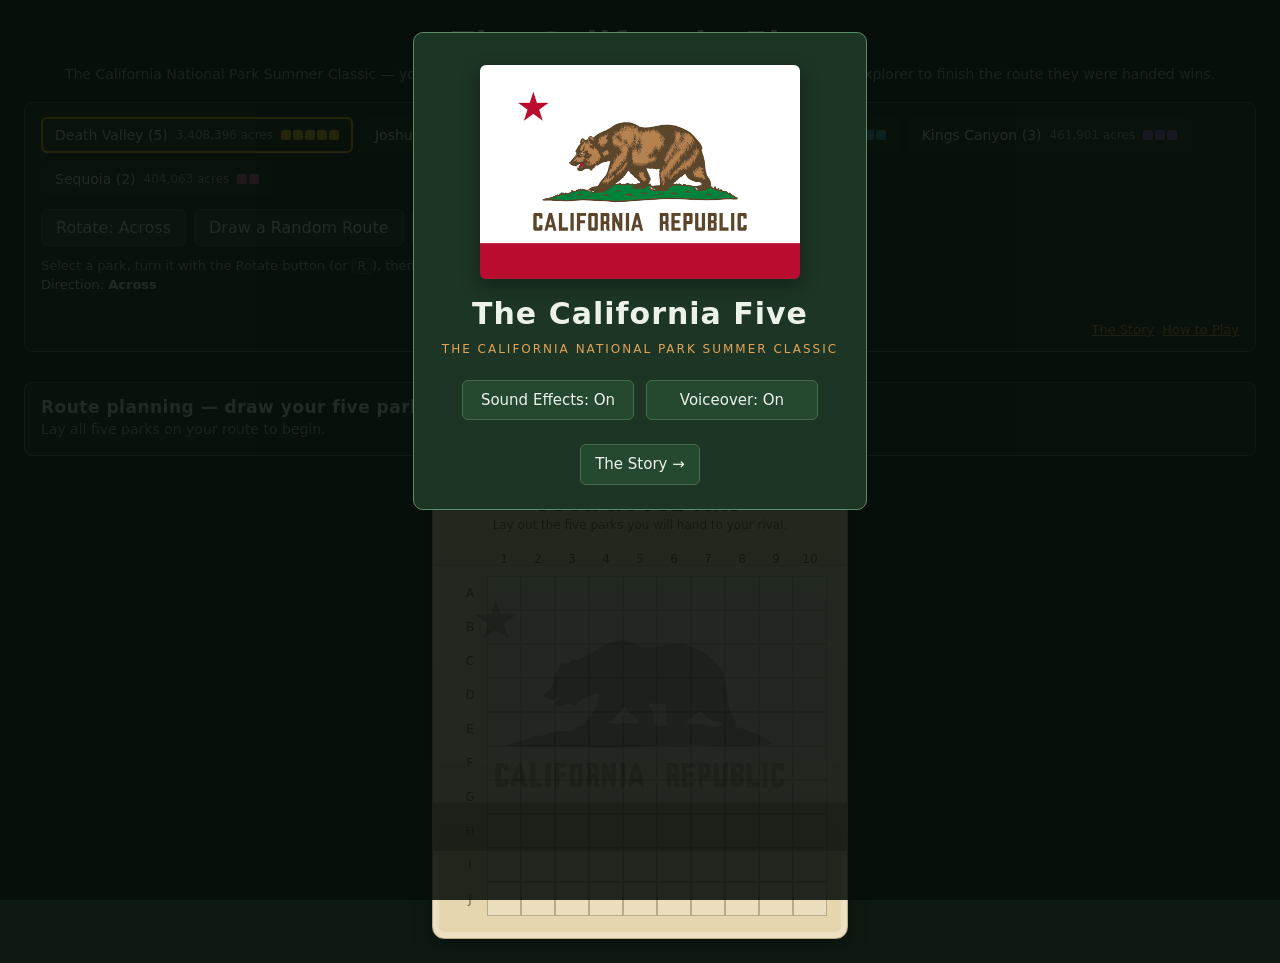
<file: index.html>
<!DOCTYPE html>
<html lang="en">
<head>
<meta charset="utf-8">
<meta name="viewport" content="width=device-width, initial-scale=1">
<title>The California Five</title>
<link rel="icon" href="favicon.ico?v=32" sizes="any">
<link rel="icon" type="image/png" href="favicon.png?v=32" sizes="512x512">
<link rel="apple-touch-icon" href="apple-touch-icon.png?v=32">
<link rel="stylesheet" href="styles.css?v=32">
</head>
<body class="planning">

<!-- Drawn in-house so the page stays dependency-free: one symbol per park,
     one for a dead end, and the Summer Classic badge. -->
<svg class="sprite" aria-hidden="true" focusable="false" xmlns="http://www.w3.org/2000/svg">
  <symbol id="icon-death-valley" viewBox="0 0 24 24">
    <path d="M12 3c-4 0-6.6 2.6-6.6 6 0 2 1 3.5 2.3 4.4v2.2h8.6v-2.2c1.3-.9 2.3-2.4 2.3-4.4 0-3.4-2.6-6-6.6-6z"/>
    <circle cx="9.4" cy="9.2" r="1.7" fill="#fff"/>
    <circle cx="14.6" cy="9.2" r="1.7" fill="#fff"/>
    <path d="M11 11.8h2l-1 2z" fill="#fff"/>
    <path d="M4 17.6l16 4.2M20 17.6L4 21.8" stroke="currentColor" stroke-width="1.8" stroke-linecap="round" fill="none"/>
  </symbol>
  <symbol id="icon-joshua-tree" viewBox="0 0 24 24">
    <g transform="translate(3.06 0)"><path d="M4.53 22.88C4.53 22.26 4.67 20.49 4.84 18.95C5.21 15.59 4.75 12.93 3.53 11.25C1.98 9.12 1.0 8.04 0.51 7.92C0.08 7.8 0.0 7.53 0.0 6.24C0.0 4.59 0.43 4.49 0.58 6.11C0.67 7.1 1.33 7.61 1.33 6.7C1.33 6.06 0.52 4.27 0.23 4.27C0.12 4.27 0.03 3.49 0.03 2.53C0.03 1.58 0.14 0.8 0.26 0.8C0.39 0.8 0.53 0.61 0.58 0.38C0.65 0.01 0.76 0.03 1.3 0.5C1.78 0.92 2.05 0.99 2.43 0.78C2.71 0.64 2.94 0.61 2.94 0.72C2.95 1.5 3.45 1.68 3.94 1.08L4.44 0.46L4.98 1.23C5.28 1.65 5.47 2.16 5.4 2.35C5.33 2.56 5.44 2.67 5.67 2.62C5.89 2.57 6.31 2.83 6.61 3.2L7.15 3.87L7.79 3.27C8.68 2.44 9.01 2.51 9.21 3.58C9.34 4.25 9.54 4.53 9.96 4.58C11.07 4.74 10.37 7.51 9.17 7.68C8.43 7.79 8.0 8.79 8.0 10.41C8.0 12.04 8.17 12.06 10.4 10.74C12.68 9.38 13.38 7.7 11.92 7.06C11.47 6.86 11.31 6.53 11.25 5.63C11.17 4.47 11.17 4.47 11.92 4.65C12.33 4.75 12.94 4.82 13.27 4.82C13.6 4.81 13.87 4.95 13.87 5.14C13.88 5.86 14.34 6.25 14.76 5.9C15.07 5.64 15.2 5.64 15.37 5.92C15.88 6.75 15.73 7.17 14.89 7.25C14.07 7.33 12.77 8.59 13.13 8.96C13.37 9.2 15.22 8.54 15.36 8.16C15.53 7.72 17.34 7.7 17.5 8.13C17.83 9.0 16.21 9.97 15.54 9.3C15.19 8.95 13.11 9.65 11.87 10.55C11.43 10.86 10.46 11.45 9.73 11.84C7.32 13.12 5.88 17.15 5.87 22.6C5.87 23.92 5.83 24.0 5.2 24.0C4.59 24.0 4.53 23.9 4.53 22.88ZM6.81 13.31C7.2 12.0 7.24 11.53 7.0 10.89C6.83 10.45 6.76 9.92 6.85 9.71C7.02 9.25 6.42 7.69 6.14 7.86C5.71 8.13 5.39 12.99 5.71 14.28C5.97 15.32 6.28 15.05 6.81 13.31ZM4.97 8.98C4.79 7.25 4.71 7.06 4.31 7.31C3.78 7.63 3.66 9.58 4.12 10.28C4.81 11.34 5.16 10.81 4.97 8.98ZM3.03 6.8C2.9 6.27 2.68 5.81 2.53 5.78C2.13 5.71 2.05 7.62 2.43 8.32L2.75 8.92L3.01 8.35C3.16 8.0 3.17 7.39 3.03 6.8ZM3.73 4.78C4.03 4.56 4.05 4.46 3.8 4.36C3.62 4.28 3.47 4.05 3.47 3.84C3.47 3.29 3.0 3.38 2.66 4.01C2.18 4.91 2.85 5.4 3.73 4.78Z"/></g>
  </symbol>
  <!-- Half Dome: the sheer face on the left, the crown rolling away east. -->
  <symbol id="icon-yosemite" viewBox="0 0 24 24">
    <path d="M6.6 20.4V9.8C6.6 8.4 7.5 7.6 9.2 7.6L13.2 7.9C15.2 8.6 17.4 11.6 19.2 15.4C20 17.1 20.6 18.8 21 20.4Z"/>
    <path d="M1.8 20.4L5 14L6.7 16.6L6.8 20.4Z" opacity=".5"/>
    <path d="M2 21.6h20" stroke="currentColor" stroke-width="1.7" stroke-linecap="round" fill="none"/>
  </symbol>
  <symbol id="icon-kings-canyon" viewBox="0 0 24 24">
    <path d="M3 18.5L4.6 7l4.5 4.6L12 4l2.9 7.6L19.4 7 21 18.5z"/>
    <path d="M3.4 20.4h17.2" stroke="currentColor" stroke-width="2.2" stroke-linecap="round" fill="none"/>
    <circle cx="4.6" cy="5.6" r="1.5"/><circle cx="12" cy="2.8" r="1.6"/><circle cx="19.4" cy="5.6" r="1.5"/>
  </symbol>
  <symbol id="icon-sequoia" viewBox="0 0 24 24">
    <g transform="translate(8.27 0)"><path d="M1.54 23.82C1.1 23.7 1.1 23.66 1.54 22.99C2.1 22.14 2.38 16.64 1.9 15.83C1.63 15.35 1.62 15.35 1.61 15.82C1.59 16.64 0.69 16.24 0.62 15.38C0.58 14.82 0.72 14.57 1.22 14.34C1.57 14.18 1.87 13.94 1.87 13.81C1.87 13.68 1.76 13.63 1.64 13.71C1.51 13.79 1.18 13.68 0.91 13.47C0.41 13.11 0.41 13.09 0.93 12.71C1.46 12.32 1.46 12.31 0.94 11.74C0.16 10.88 0.12 9.2 0.86 8.68C1.4 8.3 1.41 8.27 0.95 8.27C0.67 8.27 0.52 8.19 0.62 8.09C0.72 7.99 0.66 7.76 0.5 7.56C0.26 7.27 0.42 7.22 1.34 7.27C2.07 7.31 2.53 7.21 2.6 7.0C2.67 6.79 2.45 6.67 2.01 6.67C1.6 6.67 1.37 6.55 1.47 6.4C1.56 6.25 1.49 6.13 1.32 6.13C1.15 6.13 1.08 5.95 1.16 5.73C1.27 5.46 1.15 5.33 0.81 5.33C0.02 5.33 -0.17 4.75 0.49 4.32C0.81 4.11 1.07 3.71 1.07 3.43C1.07 3.15 1.22 2.86 1.41 2.78C1.6 2.71 1.77 2.39 1.8 2.06C1.82 1.74 2.24 1.15 2.72 0.76L3.59 0.05L4.13 0.62C4.44 0.94 4.92 1.66 5.21 2.23C5.5 2.8 5.88 3.32 6.07 3.39C6.61 3.61 6.44 4.22 5.8 4.35L5.2 4.46L5.81 4.5C6.62 4.55 6.86 5.26 6.23 5.74C5.79 6.07 5.78 6.12 6.18 6.12C6.96 6.14 7.0 6.66 6.24 6.94C5.75 7.13 5.26 7.13 4.76 6.96C3.62 6.56 3.85 6.99 5.13 7.67C6.08 8.17 7.47 9.87 7.47 10.51C7.47 11.02 6.32 11.21 5.84 10.78C5.56 10.52 5.24 10.4 5.13 10.51C5.03 10.62 5.14 10.82 5.39 10.96C5.67 11.12 5.78 11.38 5.68 11.65C5.56 11.95 5.61 12.02 5.83 11.89C6.01 11.78 6.33 11.83 6.54 12.01C7.12 12.48 6.55 13.42 5.82 13.18C5.42 13.06 5.31 13.11 5.4 13.37C5.47 13.58 5.81 13.7 6.19 13.66C7.25 13.55 7.73 14.34 6.98 14.95C6.65 15.22 6.2 15.37 5.99 15.29C5.77 15.21 5.6 15.3 5.59 15.5C5.59 15.74 5.49 15.7 5.31 15.39C5.0 14.87 4.48 15.02 4.69 15.57C4.77 15.77 4.65 16.0 4.43 16.08C3.99 16.26 4.1 22.35 4.57 23.25C4.7 23.5 4.8 23.77 4.8 23.85C4.8 24.02 2.23 24.0 1.54 23.82ZM2.46 8.48C2.05 8.08 1.75 8.38 1.98 8.97C2.11 9.31 2.22 9.35 2.46 9.11C2.7 8.87 2.7 8.72 2.46 8.48ZM4.74 3.78C4.8 3.59 4.68 3.53 4.42 3.63C4.19 3.72 4.0 3.91 4.0 4.05C4.0 4.4 4.61 4.18 4.74 3.78Z"/></g>
  </symbol>
  <!-- A barricade across a forest road: the day is gone and the track ends. -->
  <symbol id="icon-dead-end" viewBox="0 0 24 24">
    <path d="M6.4 6v15M17.6 6v15" stroke="currentColor" stroke-width="1.8" stroke-linecap="round" fill="none"/>
    <path d="M2.5 6.5h19v4h-19zM2.5 12.5h19v4h-19z"/>
    <path d="M4 10.5l4-4M9 10.5l4-4M14 10.5l4-4M4 16.5l4-4M9 16.5l4-4M14 16.5l4-4"
      stroke="#f4f1e8" stroke-width="1.6" fill="none"/>
  </symbol>
  <!-- An ear: the ranger is listening for the square you call out. -->
  <symbol id="icon-ear" viewBox="0 0 24 24">
    <path d="M7.5 9.2a4.5 4.5 0 1 1 9 0c0 2.2-1.3 3.2-2.4 4.1-1 .9-1.7 1.6-1.7 3a2.6 2.6 0 0 1-4.6 1.6"
      fill="none" stroke="currentColor" stroke-width="2.3" stroke-linecap="round"/>
    <path d="M10.4 9.5a1.7 1.7 0 0 1 3.3.4" fill="none" stroke="currentColor"
      stroke-width="2.1" stroke-linecap="round"/>
  </symbol>
  <!-- The bear off the state flag, walking across the planning map. -->
  <symbol id="icon-bear" viewBox="0 0 120 70">
    <path d="M8 56c2-6 4-9 7-11 1-6 4-11 9-14 4-2 9-3 14-3 6 0 10 1 14 3 5-4 11-7 18-8 5-1 9-2 12-5 1 3 0 6-2 8 4-1 8-1 12 1-2 2-5 3-8 4 6 2 11 6 14 11 3 4 4 9 4 14 0 3-1 5-3 5-2 0-3-2-3-4 0-3-1-6-3-8-1 4-4 7-8 9-6 3-13 4-20 4H30c-5 0-9 1-12 3-2 2-4 4-5 7z"/>
  </symbol>
  <!-- The outline of the state, imprinted in the wax seal. -->
  <symbol id="icon-california" viewBox="0 0 80 96">
    <path d="M53.73 95.08C53.25 94.66 53.14 94.34 52.99 92.84C52.76 90.5 51.7 88.5 49.73 86.65C45.71 82.88 45.61 82.81 44.4 82.81C43.68 82.81 43.4 82.7 43.04 82.24C42.8 81.93 42.59 81.43 42.59 81.15C42.59 80.08 42.28 79.85 40.39 79.57C38.03 79.23 37.13 78.74 36.21 77.31C35.41 76.06 35.22 75.95 32.56 75.34C31.59 75.12 30.68 75.05 29.95 75.14C28.62 75.31 27.83 74.99 26.92 73.91C26.41 73.3 26.35 73.07 26.44 72.13C26.5 71.46 26.42 70.77 26.23 70.31C26.0 69.75 25.98 69.42 26.15 68.93C26.36 68.32 26.31 68.22 25.4 67.34C24.64 66.6 24.43 66.24 24.43 65.68C24.43 64.98 23.94 64.34 22.09 62.65C21.73 62.33 21.28 61.58 21.09 60.99C20.61 59.55 19.64 58.27 18.7 57.82C17.71 57.35 17.34 56.61 17.17 54.76C17.02 53.16 17.26 52.36 18.15 51.62C18.9 50.99 18.71 50.66 17.5 50.54C16.12 50.41 15.48 49.95 14.32 48.24C13.55 47.09 13.41 46.71 13.41 45.81C13.41 45.22 13.25 44.44 13.07 44.08C12.88 43.72 12.71 43.1 12.68 42.7C12.63 41.85 12.09 41.19 10.99 40.63C10.13 40.19 10.01 39.94 9.98 38.55C9.96 37.28 9.5 36.51 7.37 34.21C5.21 31.86 4.88 31.33 5.04 30.36C5.12 29.9 4.96 29.1 4.61 28.07C4.09 26.58 4.07 26.41 4.33 25.05C4.57 23.75 4.56 23.51 4.19 22.6C3.96 22.03 3.36 21.2 2.81 20.7C1.39 19.39 0.91 18.67 0.65 17.43C0.37 16.06 0.76 14.37 1.72 12.8C2.2 12.03 2.38 11.47 2.38 10.76C2.38 10.22 2.58 9.12 2.83 8.31C3.3 6.8 3.29 6.34 2.8 3.95C2.44 2.22 2.74 1.04 3.62 0.67C4.05 0.49 8.38 0.44 19.29 0.48C33.32 0.54 34.39 0.57 34.74 0.92C35.1 1.27 35.12 2.19 35.05 15.2C34.99 28.44 35.01 29.11 35.39 29.54C35.6 29.78 36.76 30.85 37.95 31.91C43.18 36.57 52.15 45.04 69.06 61.3C71.9 64.03 74.65 66.64 75.16 67.1C75.82 67.67 76.19 68.23 76.4 68.93C76.96 70.79 77.34 71.49 78.46 72.6C79.38 73.52 79.57 73.84 79.57 74.49C79.57 75.52 79.12 76.34 78.12 77.14L77.3 77.8L77.16 80.18C77.03 82.5 77.0 82.6 76.23 83.65C75.49 84.66 75.45 84.8 75.59 85.82C75.72 86.8 75.79 86.92 76.44 87.14C77.72 87.56 78.09 88.69 77.63 90.7C77.37 91.8 76.84 92.23 75.53 92.39C74.96 92.46 73.56 92.67 72.43 92.84C69.65 93.28 59.41 94.86 56.86 95.25C54.26 95.65 54.4 95.66 53.73 95.08Z"/>
  </symbol>
  <symbol id="icon-badge" viewBox="0 0 120 120">
    <path d="M60 4l50 18v34c0 30-21 51-50 60C31 107 10 86 10 56V22z" fill="#3d6b45"
      stroke="#e0a458" stroke-width="4"/>
    <path d="M22 84c8-16 16-26 24-33l10 12 8-14c8 8 16 21 24 35z" fill="#8bbf8f" opacity=".85"/>
    <path d="M60 30l5 9h-10zM60 38l7.5 12h-15zM60 47l10 15H50z" fill="#1e3527"/>
    <path d="M57 62h6v12h-6z" fill="#1e3527"/>
    <circle cx="90" cy="32" r="8" fill="#f0c419"/>
    <path d="M18 96h84" stroke="#e0a458" stroke-width="4" stroke-linecap="round"/>
  </symbol>
</svg>
<header>
  <h1>The California Five</h1>
  <p class="tagline">The California National Park Summer Classic — you and your rival
    each seal a five-park itinerary and trade. First explorer to finish the route
    they were handed wins.</p>
</header>

<!-- The gate: the sound settings are chosen here, and the first click is
     also what lets the browser play anything at all. -->
<div class="intro-backdrop" id="title-window" role="dialog" aria-modal="true" aria-labelledby="title-heading">
  <section class="intro title-card">
    <img class="title-flag" src="flag.png?v=32" alt="The California state flag">
    <h2 id="title-heading">The California Five</h2>
    <p class="intro-kicker">The California National Park Summer Classic</p>
    <div class="sound-toggles">
      <button id="btn-sound-effects" type="button" aria-pressed="true">Sound Effects: <span id="sound-effects-label">On</span></button>
      <button id="btn-voiceover" type="button" aria-pressed="true">Voiceover: <span id="voiceover-label">On</span></button>
    </div>
    <div class="modal-actions">
      <button id="btn-title-go" type="button">The Story →</button>
    </div>
  </section>
</div>

<div class="intro-backdrop hidden" id="intro" role="dialog" aria-modal="true" aria-labelledby="intro-title">
  <section class="intro">
    <div class="intro-head">
      <img class="intro-arrowhead" src="nps-arrowhead.png?v=24" alt="National Park Service arrowhead" width="184" height="240">
      <div>
        <p class="intro-kicker">Est. 1949 · Sierra Nevada &amp; the desert parks</p>
        <h2 id="intro-title">The California National Park Summer Classic</h2>
      </div>
    </div>
    <p>Every summer you and your rival meet at the Tioga Pass gate for the Classic.
      The rules have never changed: each of you draws a five-park itinerary, seals
      it, and hands it to the other. You spend the season chasing down the route
      you were given — you know which five parks are on it, not where they are.</p>
    <p>The pass opened late this year, on the fourth of July, after a heavy winter.
      An early El Niño closes it 100 days later. Every square you scout costs one
      trail day, so you have a hundred of them and no more.</p>
    <p>Find every square of a park and you earn its stamp in your park passport.
      Collect all five stamps before your rival and the Classic is yours —
      <strong>The California Five</strong>.</p>

    <h3>This year's five parks</h3>
    <ul class="intro-parks">
      <li><svg class="park-icon death-valley" aria-hidden="true"><use href="#icon-death-valley"></use></svg><span class="intro-park-name">Death Valley</span><span class="intro-park-cells">5 cells</span><span class="intro-park-acres">3,408,396 acres</span></li>
      <li><svg class="park-icon joshua-tree" aria-hidden="true"><use href="#icon-joshua-tree"></use></svg><span class="intro-park-name">Joshua Tree</span><span class="intro-park-cells">4 cells</span><span class="intro-park-acres">795,156 acres</span></li>
      <li><svg class="park-icon yosemite" aria-hidden="true"><use href="#icon-yosemite"></use></svg><span class="intro-park-name">Yosemite</span><span class="intro-park-cells">3 cells</span><span class="intro-park-acres">761,748 acres</span></li>
      <li><svg class="park-icon kings-canyon" aria-hidden="true"><use href="#icon-kings-canyon"></use></svg><span class="intro-park-name">Kings Canyon</span><span class="intro-park-cells">3 cells</span><span class="intro-park-acres">461,901 acres</span></li>
      <li><svg class="park-icon sequoia" aria-hidden="true"><use href="#icon-sequoia"></use></svg><span class="intro-park-name">Sequoia</span><span class="intro-park-cells">2 cells</span><span class="intro-park-acres">404,063 acres</span></li>
    </ul>

    <div class="modal-actions">
      <button id="btn-intro-how-to" type="button">How to Play →</button>
    </div>
  </section>
</div>

<div class="intro-backdrop hidden" id="how-to" role="dialog" aria-modal="true" aria-labelledby="how-to-title">
  <section class="intro how-to-window">
    <div class="intro-head">
      <img class="ranger-portrait" src="ranger.png?v=32" alt="A park ranger giving the briefing">
      <div>
        <p class="intro-kicker">Ranger's briefing · before you draw your route</p>
        <h2 id="how-to-title">How to play</h2>
      </div>
    </div>
    <ol class="how-to-steps">
      <li><strong>Draw your route.</strong> Pick a park, press <kbd>R</kbd> to switch
        between running it across or down, then click a square on
        <em>The Route You Drew</em> to lay it down. Parks can't overlap or run off the
        map. <em>Draw a Random Route</em> does it all for you, and <em>Clear Route</em>
        wipes the map so you can start over.</li>
      <li><strong>Seal and trade.</strong> The button unlocks once all five parks are
        down. Your rival gets your route and you get theirs, sealed — you know which
        five parks are on it, not where. You take the first scouting day.</li>
      <li><strong>Watch the calendar.</strong> The pass opens on July 4, 2026 and
        closes 100 days later. A date is one trail day: you scout a square, your
        rival scouts a square, and only then does the calendar turn over.</li>
      <li><strong>Spend a scouting day.</strong> Click a square on
        <em>The Route Drawn For You</em>. A dead end is a day burned on a forest road;
        a trail marker means you're on the route, and you're told which park. Find
        every square of a park and it's stamped into your passport, dated the day
        you finished it. The <em>Explorer's Log</em> shows the last few days — scroll
        up inside to read the whole season.</li>
      <li><strong>Scout by voice.</strong> Rather talk? Turn on
        <em>Voice Scouting</em>, allow the microphone, and say
        <em>“scout A4”</em> — it counts exactly as clicking that square.</li>
      <li><strong>Collect the California Five.</strong> Stamp all five parks before
        your rival stamps yours. The trail day counter beside the calendar tracks
        how many of your hundred days you have spent and how many your rival has.
        <em>The Story</em> and <em>How to Play</em> stay in the controls, so you can
        come back to either window mid-season.</li>
    </ol>
    <div class="modal-actions">
      <button id="btn-how-to-back" class="link-btn" type="button">← The Story</button>
      <button id="btn-how-to-close" type="button">Enter the Classic</button>
    </div>
  </section>
</div>

<!-- Sealing the itinerary: the back of the envelope, closed with a wax seal. -->
<div class="intro-backdrop hidden" id="seal" role="dialog" aria-modal="true" aria-labelledby="seal-title">
  <section class="intro seal-window">
    <p class="intro-kicker">Your itinerary is finished</p>
    <h2 id="seal-title">Sealed and handed over</h2>
    <div class="envelope" role="img" aria-label="A sealed envelope carrying your five-park itinerary">
      <span class="envelope-flap"></span>
      <svg class="wax-seal" viewBox="0 0 120 120" role="img"
        aria-label="A wax seal reading The California Five, Summer Classic, around the outline of the state">
        <defs>
          <path id="seal-arc-top" d="M21.5 74A41 41 0 1 1 98.5 74" fill="none"/>
          <path id="seal-arc-bottom" d="M16 60a44 44 0 0 0 88 0" fill="none"/>
        </defs>
        <circle class="wax-blob" cx="60" cy="60" r="58"/>
        <circle class="wax-ring" cx="60" cy="60" r="51"/>
        <text class="wax-text">
          <textPath href="#seal-arc-top" startOffset="50%">The California Five</textPath>
        </text>
        <text class="wax-text">
          <textPath href="#seal-arc-bottom" startOffset="50%">Summer Classic</textPath>
        </text>
        <use class="wax-state" href="#icon-california" x="45" y="41" width="30" height="36"/>
      </svg>
    </div>
    <p class="seal-note">Five parks, written out and sealed. Your rival is handing
      you theirs at the same moment — neither of you knows where the other's parks
      sit. Tioga Pass opens on the fourth of July.</p>
    <div class="modal-actions">
      <button id="btn-seal-back" class="link-btn" type="button">← Redraw my route</button>
      <button id="btn-seal-go" type="button">Trade Itineraries</button>
    </div>
  </section>
</div>

<!-- The season result, with both explorers' numbers side by side. -->
<div class="intro-backdrop hidden" id="game-over" role="dialog" aria-modal="true" aria-labelledby="game-over-title">
  <section class="intro result-window">
    <div class="intro-head">
      <svg class="intro-badge" role="img" aria-label="California National Park Summer Classic badge"><use href="#icon-badge"></use></svg>
      <div>
        <p class="intro-kicker" id="game-over-kicker">The Summer Classic is over</p>
        <h2 id="game-over-title">The California Five</h2>
      </div>
    </div>
    <p class="result-verdict" id="game-over-verdict"></p>
    <p id="game-over-sub"></p>
    <table class="result-table">
      <thead>
        <tr><th scope="col">Season card</th><th scope="col">You</th><th scope="col">Rival</th></tr>
      </thead>
      <tbody id="game-over-stats"></tbody>
    </table>
    <div class="modal-actions">
      <button id="btn-over-close" class="link-btn" type="button">Look over the maps</button>
      <button id="btn-over-new" type="button">New Season</button>
    </div>
  </section>
</div>

<main>
  <section class="controls">
    <div class="placement-controls" id="placement-controls">
      <div class="park-cards" id="park-list" role="listbox" aria-label="Parks"></div>
      <div class="buttons">
        <button id="btn-rotate" type="button">Rotate: <span id="rotate-label">Across</span></button>
        <button id="btn-random" type="button">Draw a Random Route</button>
        <button id="btn-reset" type="button">Clear Route</button>
        <button id="btn-start" type="button" disabled>Seal &amp; Trade Routes</button>
      </div>
      <p class="hint">Select a park, turn it with the Rotate button (or <kbd>R</kbd>),
        then click a square to lay it down.</p>
      <p class="orientation">Direction: <strong id="orientation-label">Across</strong></p>
    </div>
    <div class="season-controls hidden" id="season-controls">
      <div class="buttons">
        <button id="btn-reveal" class="hidden" type="button">Reveal the Route You Missed</button>
      </div>
    </div>
    <div class="secondary">
      <button id="btn-new-game" type="button">New Season</button>
      <div class="buttons">
        <button id="btn-intro-open" class="link-btn" type="button">The Story</button>
        <button id="btn-how-to-open" class="link-btn" type="button">How to Play</button>
      </div>
    </div>
  </section>

  <!-- Log and tracker share one row; the tracker carries the status line. -->
  <div class="field-row">
    <!-- Voice scouting sits over the calendar when there is room and drops
         to just above the rival's map when the page goes single file. -->
    <div class="voice-bar" id="voice-bar">
      <button id="btn-voice-scout" class="voice-btn" type="button" aria-pressed="false">
        <svg class="voice-ear" viewBox="0 0 24 24" aria-hidden="true"><use href="#icon-ear"></use></svg>
        Voice Scouting: <span id="voice-scout-label">Off</span>
      </button>
      <p class="voice-heard" id="voice-heard" role="status" aria-live="polite"></p>
    </div>

    <section class="panel log-panel">
      <div class="log-head">
        <h3>Explorer's Log</h3>
        <p class="log-sub">Field notes from the Summer Classic</p>
      </div>
      <ol class="log" id="log" aria-live="polite"></ol>
    </section>

    <section class="tracker" id="tracker" aria-live="polite">
      <div class="status" id="status-bar">
        <p class="turn" id="phase-label">Route planning</p>
        <p class="message" id="message" role="status" aria-live="polite"></p>
      </div>

      <div class="season-clock" id="season-clock">
        <div class="calendar-leaf">
          <p class="calendar-month" id="calendar-month">JUL</p>
          <p class="calendar-day" id="calendar-day">4</p>
          <p class="calendar-weekday" id="calendar-weekday">Saturday</p>
        </div>
        <div class="calendar-body">
          <p class="clock-line">Trail day <strong id="days-used">0</strong> of
            <strong id="days-total">100</strong> · Tioga Pass closes
            <strong id="closing-date">OCT 11 2026</strong>, in
            <strong id="days-left">100</strong> days</p>
          <div class="clock-bar"><span id="clock-fill"></span></div>
          <p class="clock-note" id="calendar-note">Total scouting days on trail —
            you <strong id="days-used-note">0</strong>, your rival
            <strong id="rival-days-used">0</strong>.</p>
        </div>
      </div>
    </section>
  </div>

  <p class="winner-flash hidden" id="winner-flash" role="status" aria-live="assertive"></p>

  <!-- One grid: passports flank the maps when there is room, drop under
       their own map when there is less, and stack when there is least. -->
  <section class="boards">
    <div class="board-wrap player-wrap" id="player-wrap">
      <h2 id="player-board-title">Your Route Map</h2>
      <p class="board-note" id="player-board-note">Lay out the five parks you will hand to your rival.</p>
      <!-- The state flag, greyed back, sits under the route grid while planning. -->
      <img class="map-flag" src="flag.svg?v=23" alt="" aria-hidden="true">
      <div class="board" id="player-board"></div>
    </div>
    <div class="panel status-panel passport-book player-passport" id="player-passport">
      <div class="passport-head">
        <h3>Rival's Passport</h3>
        <p class="passport-sub">National Park Passport</p>
      </div>
      <ul class="passport" id="status-player"></ul>
    </div>
    <div class="board-wrap" id="rival-wrap">
      <h2>The Route Drawn For You</h2>
      <p class="board-note">Five parks are hidden here. Scout them out.</p>
      <div class="board disabled" id="rival-board" aria-disabled="true"></div>
    </div>
    <div class="panel status-panel passport-book rival-passport" id="rival-passport">
      <div class="passport-head">
        <h3>Your Passport</h3>
        <p class="passport-sub">National Park Passport</p>
      </div>
      <ul class="passport" id="status-rival"></ul>
    </div>
  </section>
</main>

<script src="game.js?v=32"></script>
<script src="audio.js?v=32"></script>
<script src="voice.js?v=32"></script>
<script src="ui.js?v=32"></script>
</body>
</html>
</file>
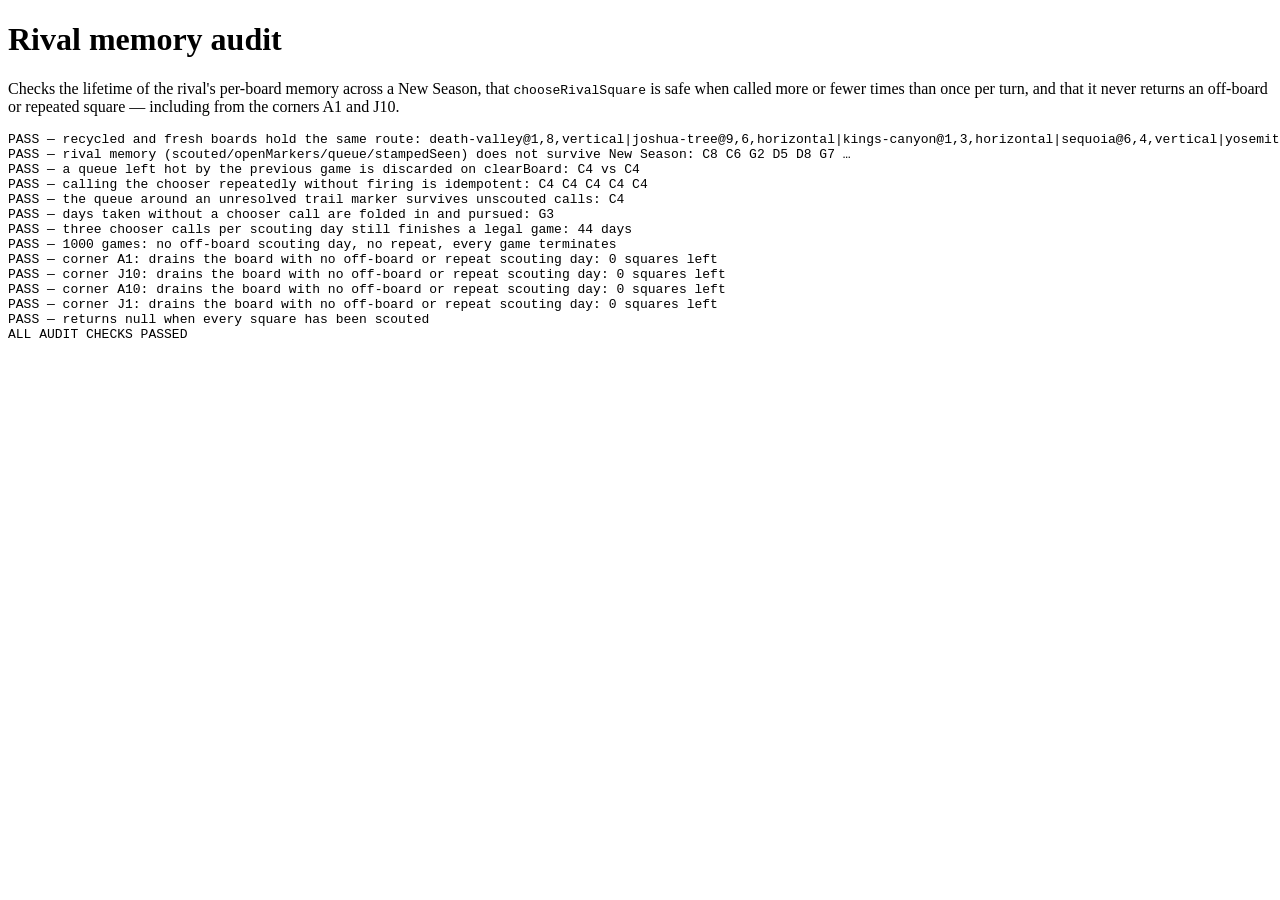
<file: tests/ai-audit.html>
<!DOCTYPE html>
<html>
<head>
<meta charset="utf-8">
<title>The California Five — rival memory audit</title>
</head>
<body>
<h1>Rival memory audit</h1>
<p>Checks the lifetime of the rival's per-board memory across a New Season,
that <code>chooseRivalSquare</code> is safe when called more or fewer times
than once per turn, and that it never returns an off-board or repeated square —
including from the corners A1 and J10.</p>
<pre id="out">running…</pre>
<script src="../game.js"></script>
<script>
(function () {
  var B = window.CaliforniaFive;
  var results = [];

  function check(name, ok, detail) {
    results.push((ok ? 'PASS' : 'FAIL') + ' — ' + name + (detail ? ': ' + detail : ''));
    return ok;
  }

  function seeded(seed) {
    var s = seed >>> 0;
    return function () {
      s = (s * 1664525 + 1013904223) >>> 0;
      return s / 4294967296;
    };
  }

  function playToEnd(board, rng, max) {
    var days = 0;
    var seen = {};
    var limit = max || 100;
    while (days < limit) {
      var t = B.chooseRivalSquare(board, rng);
      if (!t) return { days: days, error: 'ran out of squares' };
      var key = t.row + ',' + t.col;
      if (seen[key]) return { days: days, error: 'repeat at ' + B.coordLabel(t.row, t.col) };
      if (!B.inBounds(t.row, t.col)) return { days: days, error: 'off board' };
      seen[key] = true;
      var r = B.scout(board, t.row, t.col);
      days++;
      if (!r.legal) return { days: days, error: 'illegal scouting day' };
      if (r.routeComplete) return { days: days };
    }
    return { days: days, error: 'did not terminate' };
  }

  /* 1. Memory lifetime across New Season.
   *
   * ui.js reuses the same board objects between games and only calls
   * clearBoard, so a reused board must behave exactly like a brand new one.
   * Same route + same seed on a recycled board vs. a fresh board must produce
   * an identical scouting day sequence; any carried-over queue or trail marker history would
   * diverge on the first days. */
  function daySequence(board, seed, count) {
    var rng = seeded(seed);
    var seq = [];
    for (var i = 0; i < count; i++) {
      var t = B.chooseRivalSquare(board, rng);
      if (!t) break;
      seq.push(B.coordLabel(t.row, t.col));
      B.scout(board, t.row, t.col);
    }
    return seq.join(' ');
  }

  function routeLayout(board) {
    return Object.keys(board.parks).sort().map(function (id) {
      var s = board.parks[id];
      return id + '@' + s.row + ',' + s.col + ',' + s.orientation;
    }).join('|');
  }

  function memoryLifetimeCheck() {
    var recycled = B.createBoard();
    B.placeRouteRandomly(recycled, seeded(11));
    playToEnd(recycled, seeded(23));

    // New Season: same object, cleared and re-stocked.
    B.clearBoard(recycled);
    B.placeRouteRandomly(recycled, seeded(41));

    var fresh = B.createBoard();
    B.placeRouteRandomly(fresh, seeded(41));

    check('recycled and fresh boards hold the same route',
      routeLayout(recycled) === routeLayout(fresh), routeLayout(fresh));

    var a = daySequence(recycled, 99, 30);
    var b = daySequence(fresh, 99, 30);
    check('rival memory (scouted/openMarkers/queue/stampedSeen) does not survive New Season',
      a === b, a === b ? a.split(' ').slice(0, 6).join(' ') + ' …' : 'recycled ' + a + ' vs fresh ' + b);

    // A mid-game reset while the queue is hot is the harshest case: find a park
    // so neighbors are queued, then clear and confirm the next scouting day is a
    // roaming pick identical to a fresh board's.
    var hot = B.createBoard();
    B.placePark(hot, 'yosemite', 4, 4, B.ORIENTATIONS.HORIZONTAL);
    B.scout(hot, 4, 4);
    B.chooseRivalSquare(hot, seeded(5));
    B.clearBoard(hot);
    B.placePark(hot, 'yosemite', 0, 0, B.ORIENTATIONS.HORIZONTAL);

    var cold = B.createBoard();
    B.placePark(cold, 'yosemite', 0, 0, B.ORIENTATIONS.HORIZONTAL);

    var hotPick = B.chooseRivalSquare(hot, seeded(5));
    var coldPick = B.chooseRivalSquare(cold, seeded(5));
    check('a queue left hot by the previous game is discarded on clearBoard',
      hotPick.row === coldPick.row && hotPick.col === coldPick.col,
      B.coordLabel(hotPick.row, hotPick.col) + ' vs ' + B.coordLabel(coldPick.row, coldPick.col));
  }

  /* 2. Off-cadence calls.
   *
   * recordDays diffs board.days rather than being told what was scouted, so
   * calling the chooser twice without firing must not consume or forget a
   * square, and skipping calls must not lose days that happened meanwhile. */
  function cadenceCheck() {
    var board = B.createBoard();
    B.placePark(board, 'joshua-tree', 3, 3, B.ORIENTATIONS.HORIZONTAL);
    B.scout(board, 3, 3);

    var repeated = [];
    for (var i = 0; i < 5; i++) {
      var t = B.chooseRivalSquare(board, seeded(3));
      repeated.push(B.coordLabel(t.row, t.col));
    }
    var stable = repeated.every(function (label) { return label === repeated[0]; });
    check('calling the chooser repeatedly without firing is idempotent',
      stable, repeated.join(' '));

    // Every extra call must still be a square adjacent to the open trail marker, i.e.
    // the queue was not silently drained by the unscouted calls.
    var next = B.chooseRivalSquare(board, seeded(3));
    var adjacent = Math.abs(next.row - 3) + Math.abs(next.col - 3) === 1;
    check('the queue around an unresolved trail marker survives unscouted calls',
      adjacent, B.coordLabel(next.row, next.col));

    // Fewer calls than days: scout several squares with no chooser call in
    // between, then confirm those days are folded in (no repeat, and the
    // trail marker made meanwhile is pursued).
    var skipped = B.createBoard();
    B.placePark(skipped, 'yosemite', 7, 2, B.ORIENTATIONS.VERTICAL);
    B.scout(skipped, 0, 0);
    B.scout(skipped, 0, 1);
    B.scout(skipped, 7, 2);
    var pursue = B.chooseRivalSquare(skipped, seeded(9));
    check('days taken without a chooser call are folded in and pursued',
      Math.abs(pursue.row - 7) + Math.abs(pursue.col - 2) === 1 &&
        skipped.days[pursue.row][pursue.col] === null,
      B.coordLabel(pursue.row, pursue.col));

    // Interleaving extra calls through a whole game must not break legality
    // or termination.
    var noisy = B.createBoard();
    B.placeRouteRandomly(noisy, seeded(77));
    var rng = seeded(78);
    var seen = {};
    var days = 0;
    var problem = null;
    while (days < 100) {
      B.chooseRivalSquare(noisy, rng);
      B.chooseRivalSquare(noisy, rng);
      var square = B.chooseRivalSquare(noisy, rng);
      if (!square) { problem = 'ran out of squares'; break; }
      var key = square.row + ',' + square.col;
      if (seen[key]) { problem = 'repeat at ' + B.coordLabel(square.row, square.col); break; }
      seen[key] = true;
      var result = B.scout(noisy, square.row, square.col);
      days++;
      if (!result.legal) { problem = 'illegal scouting day'; break; }
      if (result.routeComplete) break;
    }
    check('three chooser calls per scouting day still finishes a legal game',
      !problem && B.isRouteComplete(noisy), problem || days + ' days');
  }

  /* 3. Legality, including corner trail markers. */
  function legalityCheck() {
    var games = 1000;
    var failures = [];
    for (var i = 0; i < games; i++) {
      var board = B.createBoard();
      B.placeRouteRandomly(board, seeded(i + 500));
      var game = playToEnd(board, seeded(i + 9000));
      if (game.error) failures.push('game ' + (i + 1) + ': ' + game.error);
    }
    check(games + ' games: no off-board scouting day, no repeat, every game terminates',
      failures.length === 0, failures.slice(0, 3).join(' / '));

    // Corners: seed a trail marker in each corner so follow mode has to clip its
    // neighbor queue against two edges, then drain the whole board.
    [[0, 0], [9, 9], [0, 9], [9, 0]].forEach(function (corner) {
      var board = B.createBoard();
      B.placePark(board, 'sequoia', corner[0], corner[1] === 9 ? 8 : 0,
        B.ORIENTATIONS.HORIZONTAL);
      B.scout(board, corner[0], corner[1]);

      var rng = seeded(corner[0] * 10 + corner[1] + 1);
      var problem = null;
      for (var n = 0; n < 99; n++) {
        var t = B.chooseRivalSquare(board, rng);
        if (!t) { problem = 'ran out of squares after ' + n; break; }
        if (!B.inBounds(t.row, t.col)) { problem = 'off board ' + t.row + ',' + t.col; break; }
        if (board.days[t.row][t.col] !== null) {
          problem = 'repeat at ' + B.coordLabel(t.row, t.col);
          break;
        }
        B.scout(board, t.row, t.col);
      }
      var remaining = B.unscoutedSquares(board).length;
      check('corner ' + B.coordLabel(corner[0], corner[1]) +
        ': drains the board with no off-board or repeat scouting day',
        !problem && remaining === 0, problem || remaining + ' squares left');
    });

    // A full board must yield null rather than an illegal square.
    var full = B.createBoard();
    B.placeRouteRandomly(full, seeded(4));
    for (var r = 0; r < 10; r++) {
      for (var c = 0; c < 10; c++) B.scout(full, r, c);
    }
    check('returns null when every square has been scouted',
      B.chooseRivalSquare(full, seeded(4)) === null);
  }

  memoryLifetimeCheck();
  cadenceCheck();
  legalityCheck();

  var failed = results.filter(function (line) { return line.indexOf('FAIL') === 0; });
  results.push(failed.length ? failed.length + ' CHECK(S) FAILED' : 'ALL AUDIT CHECKS PASSED');
  document.getElementById('out').textContent = results.join('\n');
})();
</script>
</body>
</html>
</file>
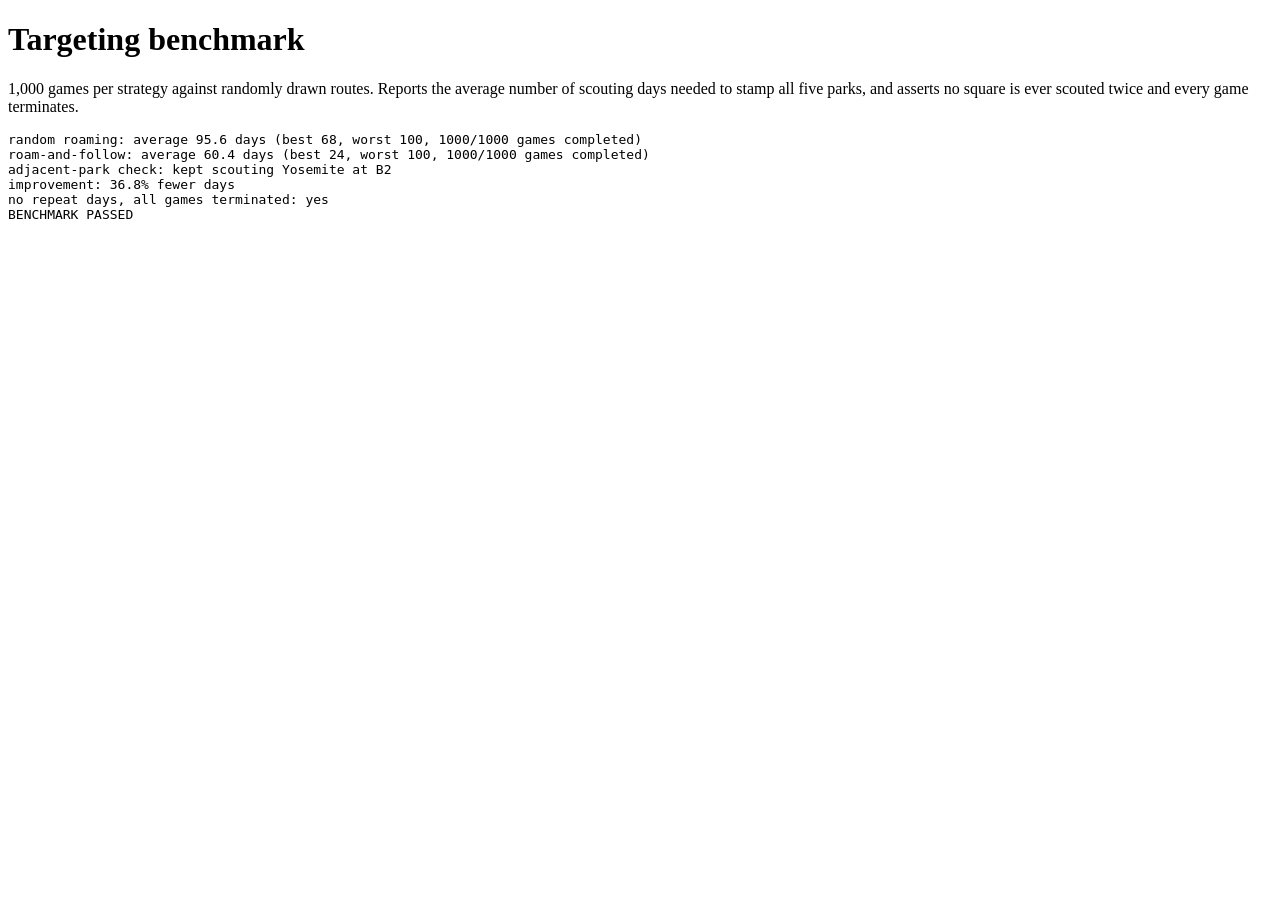
<file: tests/ai-benchmark.html>
<!DOCTYPE html>
<html>
<head>
<meta charset="utf-8">
<title>The California Five — targeting benchmark</title>
</head>
<body>
<h1>Targeting benchmark</h1>
<p>1,000 games per strategy against randomly drawn routes. Reports the average
number of scouting days needed to stamp all five parks, and asserts no square is ever
scouted twice and every game terminates.</p>
<pre id="out">running…</pre>
<script src="../game.js"></script>
<script>
(function () {
  var B = window.CaliforniaFive;
  var GAMES = 1000;
  var MAX_DAYS = 100;

  /** Deterministic RNG so both strategies face the same routes and dice. */
  function seeded(seed) {
    var s = seed >>> 0;
    return function () {
      s = (s * 1664525 + 1013904223) >>> 0;
      return s / 4294967296;
    };
  }

  function runGame(chooseSquare, rng) {
    var board = B.createBoard();
    B.placeRouteRandomly(board, rng);

    var seen = {};
    var days = 0;

    while (days < MAX_DAYS) {
      var square = chooseSquare(board, rng);
      if (!square) return { error: 'ran out of squares after ' + days + ' days' };

      var key = square.row + ',' + square.col;
      if (seen[key]) return { error: 'repeat scouting day at ' + B.coordLabel(square.row, square.col) };
      seen[key] = true;

      var result = B.scout(board, square.row, square.col);
      days++;
      if (!result.legal) return { error: 'illegal scouting day at ' + B.coordLabel(square.row, square.col) };
      if (result.routeComplete) return { days: days };
    }
    return { error: 'route not completed within ' + MAX_DAYS + ' days' };
  }

  function benchmark(label, chooseSquare) {
    var total = 0;
    var worst = 0;
    var best = MAX_DAYS;
    var errors = [];

    for (var i = 0; i < GAMES; i++) {
      var game = runGame(chooseSquare, seeded(i + 1));
      if (game.error) {
        errors.push('game ' + (i + 1) + ': ' + game.error);
        continue;
      }
      total += game.days;
      worst = Math.max(worst, game.days);
      best = Math.min(best, game.days);
    }

    var completed = GAMES - errors.length;
    return {
      label: label,
      average: total / Math.max(completed, 1),
      best: best,
      worst: worst,
      completed: completed,
      errors: errors
    };
  }

  var random = benchmark('random roaming', B.chooseRandomSquare);
  var follow = benchmark('roam-and-follow', B.chooseRivalSquare);

  function describe(r) {
    return r.label + ': average ' + r.average.toFixed(1) + ' days ' +
      '(best ' + r.best + ', worst ' + r.worst + ', ' +
      r.completed + '/' + GAMES + ' games completed' +
      (r.errors.length ? ', ' + r.errors.length + ' FAILURES' : '') + ')';
  }

  /**
   * Adjacent parks: stamping one must not abandon the marker on the other.
   * Sequoia at A1–A2, Yosemite at B1–B3; the rival marks B1, then stamps
   * Sequoia, and must keep working around B1.
   */
  function adjacentParkCheck() {
    var board = B.createBoard();
    B.placePark(board, 'sequoia', 0, 0, B.ORIENTATIONS.HORIZONTAL);
    B.placePark(board, 'yosemite', 1, 0, B.ORIENTATIONS.HORIZONTAL);

    B.scout(board, 1, 0);
    B.scout(board, 0, 0);
    var stamp = B.scout(board, 0, 1);
    if (!stamp.stamped || stamp.parkId !== 'sequoia') return 'setup failed: Sequoia not stamped';

    var square = B.chooseRivalSquare(board, seeded(7));
    var pursuesYosemite = (square.row === 1 && square.col === 1) ||
      (square.row === 2 && square.col === 0);
    return pursuesYosemite
      ? 'adjacent-park check: kept scouting Yosemite at ' + B.coordLabel(square.row, square.col)
      : 'ADJACENT-PARK CHECK FAILED: went to ' + B.coordLabel(square.row, square.col);
  }

  var adjacency = adjacentParkCheck();
  var lines = [describe(random), describe(follow), adjacency];
  var improvement = (1 - follow.average / random.average) * 100;
  lines.push('improvement: ' + improvement.toFixed(1) + '% fewer days');
  lines.push('no repeat days, all games terminated: ' +
    (random.errors.length === 0 && follow.errors.length === 0 ? 'yes' : 'NO'));

  var ok = adjacency.indexOf('FAILED') === -1 && adjacency.indexOf('setup failed') === -1 &&
    random.errors.length === 0 && follow.errors.length === 0 &&
    random.completed === GAMES && follow.completed === GAMES &&
    follow.average < random.average * 0.85;
  lines.push(ok ? 'BENCHMARK PASSED' : 'BENCHMARK FAILED');
  if (random.errors.length) lines.push(random.errors.slice(0, 5).join('\n'));
  if (follow.errors.length) lines.push(follow.errors.slice(0, 5).join('\n'));

  document.getElementById('out').textContent = lines.join('\n');
})();
</script>
</body>
</html>
</file>
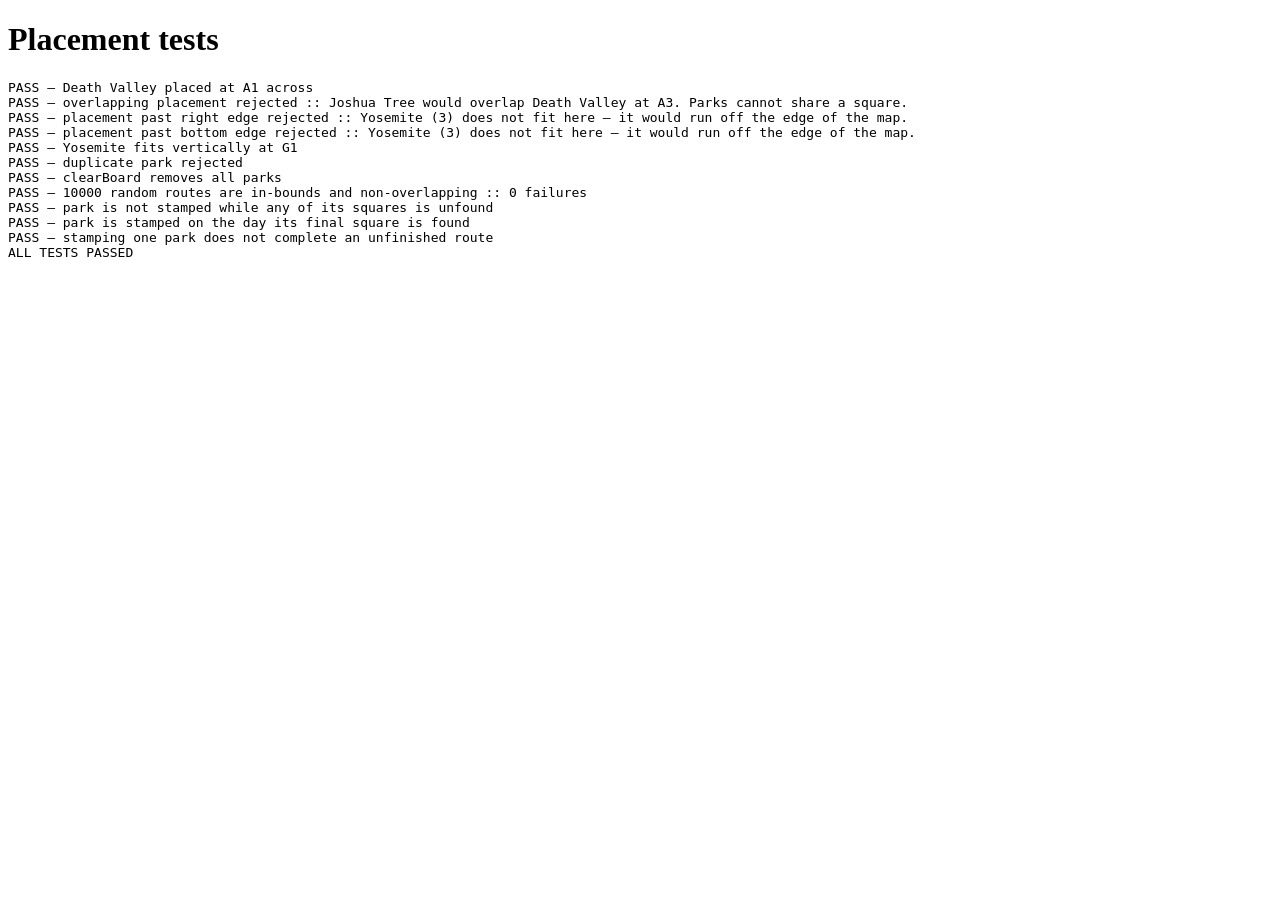
<file: tests/placement-tests.html>
<!DOCTYPE html>
<html lang="en">
<head>
<meta charset="utf-8">
<title>The California Five — placement tests</title>
</head>
<body>
<h1>Placement tests</h1>
<pre id="out"></pre>
<script src="../game.js"></script>
<script>
(function () {
  var B = window.CaliforniaFive;
  var lines = [];
  var failures = 0;

  function check(name, condition, detail) {
    if (!condition) failures++;
    lines.push((condition ? 'PASS' : 'FAIL') + ' — ' + name + (detail ? ' :: ' + detail : ''));
  }

  var board = B.createBoard();
  check('Death Valley placed at A1 across',
    B.placePark(board, 'death-valley', 0, 0, 'horizontal').success);

  var overlap = B.placePark(board, 'joshua-tree', 0, 2, 'horizontal');
  check('overlapping placement rejected', !overlap.success, overlap.reason);

  var edge = B.placePark(board, 'yosemite', 0, 8, 'horizontal');
  check('placement past right edge rejected', !edge.success, edge.reason);

  var edgeV = B.placePark(board, 'yosemite', 8, 0, 'vertical');
  check('placement past bottom edge rejected', !edgeV.success, edgeV.reason);

  check('Yosemite fits vertically at G1',
    B.placePark(board, 'yosemite', 6, 0, 'vertical').success);
  check('duplicate park rejected',
    !B.placePark(board, 'yosemite', 3, 3, 'horizontal').success);

  B.clearBoard(board);
  check('clearBoard removes all parks', B.placedParkIds(board).length === 0);

  var randomFailures = 0;
  for (var i = 0; i < 10000; i++) {
    var b = B.createBoard();
    if (!B.placeRouteRandomly(b)) { randomFailures++; continue; }
    var occupied = 0;
    for (var r = 0; r < 10; r++) {
      for (var c = 0; c < 10; c++) if (b.grid[r][c]) occupied++;
    }
    if (occupied !== 17 || !B.allParksPlaced(b)) randomFailures++;
  }
  check('10000 random routes are in-bounds and non-overlapping',
    randomFailures === 0, randomFailures + ' failures');

  // A park is stamped only on the day its last square is found — never before,
  // and dead ends next to it must not count toward it.
  var stampBoard = B.createBoard();
  B.placePark(stampBoard, 'yosemite', 4, 4, 'horizontal');
  var early = true;
  [[4, 4], [4, 5]].forEach(function (cell) {
    B.scout(stampBoard, cell[0], cell[1]);
    if (B.isParkStamped(stampBoard, 'yosemite')) early = false;
  });
  B.scout(stampBoard, 3, 4);
  B.scout(stampBoard, 5, 6);
  check('park is not stamped while any of its squares is unfound',
    early && !B.isParkStamped(stampBoard, 'yosemite'));
  var last = B.scout(stampBoard, 4, 6);
  check('park is stamped on the day its final square is found',
    last.stamped && B.isParkStamped(stampBoard, 'yosemite'));
  check('stamping one park does not complete an unfinished route',
    !B.isRouteComplete(stampBoard) && B.stampedParkIds(stampBoard).length === 1);

  lines.push(failures === 0 ? 'ALL TESTS PASSED' : failures + ' TEST(S) FAILED');
  document.getElementById('out').textContent = lines.join('\n');
})();
</script>
</body>
</html>
</file>
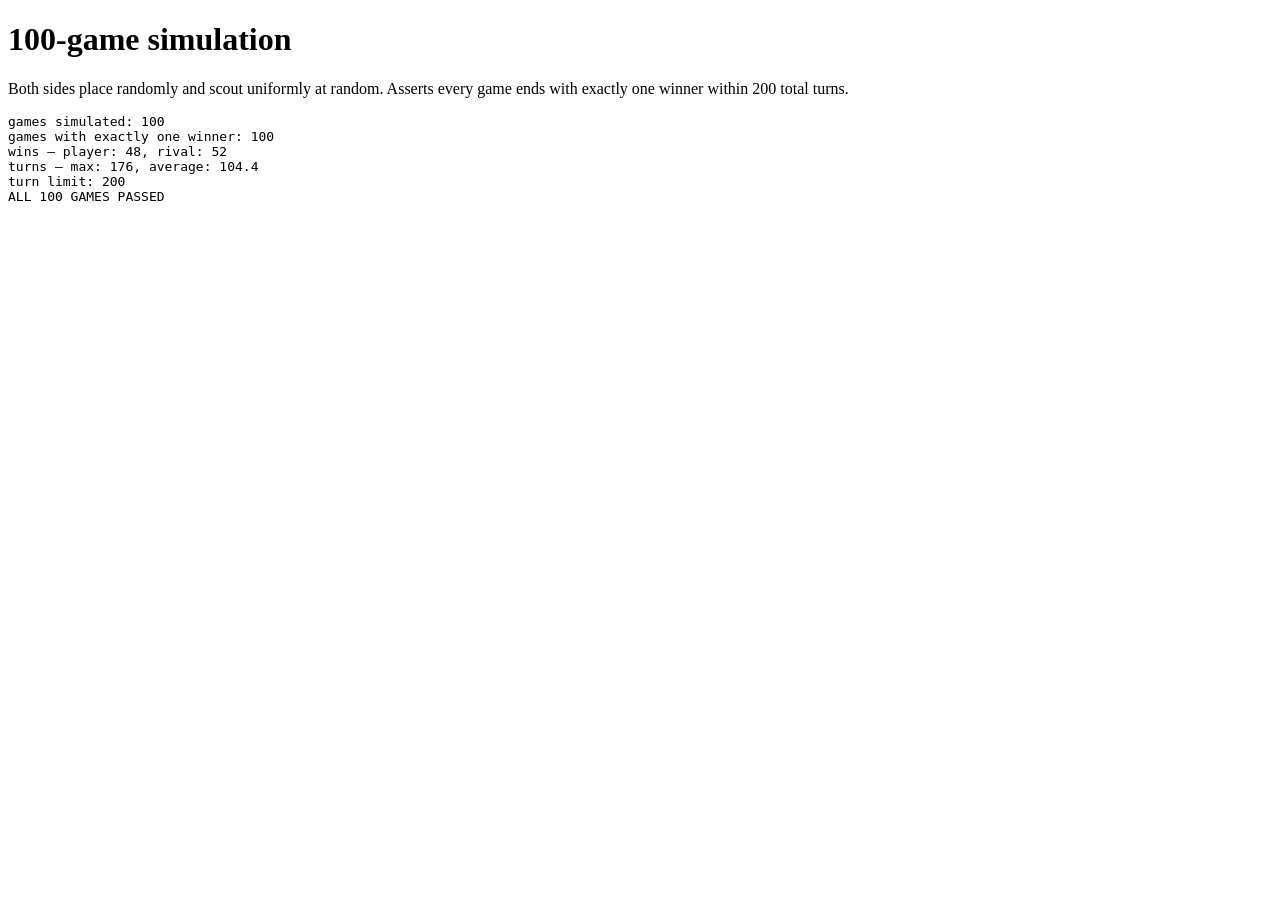
<file: tests/simulate-games.html>
<!DOCTYPE html>
<html lang="en">
<head>
<meta charset="utf-8">
<title>The California Five — 100-game simulation</title>
</head>
<body>
<h1>100-game simulation</h1>
<p>Both sides place randomly and scout uniformly at random. Asserts every game
ends with exactly one winner within 200 total turns.</p>
<pre id="out">running…</pre>
<script src="../game.js"></script>
<script>
(function () {
  var B = window.CaliforniaFive;
  var GAMES = 100;
  var TURN_LIMIT = 200;

  function playGame() {
    var player = B.createBoard();
    var rival = B.createBoard();
    B.placeRouteRandomly(player);
    B.placeRouteRandomly(rival);

    var turns = 0;
    var shooterIsPlayer = true;

    while (turns < TURN_LIMIT) {
      var square = shooterIsPlayer ? rival : player;
      var coord = B.chooseRivalSquare(square);
      if (!coord) break;

      var result = B.scout(square, coord.row, coord.col);
      turns++;
      if (!result.legal) throw new Error('illegal scouting day at ' + B.coordLabel(coord.row, coord.col));
      if (result.routeComplete) {
        return { winner: shooterIsPlayer ? 'player' : 'rival', turns: turns };
      }
      shooterIsPlayer = !shooterIsPlayer;
    }
    return { winner: null, turns: turns };
  }

  var failures = [];
  var maxTurns = 0;
  var totalTurns = 0;
  var wins = { player: 0, rival: 0 };

  for (var i = 0; i < GAMES; i++) {
    var game = playGame();
    if (game.winner !== 'player' && game.winner !== 'rival') {
      failures.push('game ' + (i + 1) + ': no winner after ' + game.turns + ' turns');
      continue;
    }
    if (game.turns > TURN_LIMIT) {
      failures.push('game ' + (i + 1) + ': ' + game.turns + ' turns exceeds limit');
    }
    wins[game.winner]++;
    totalTurns += game.turns;
    maxTurns = Math.max(maxTurns, game.turns);
  }

  var completed = wins.player + wins.rival;
  var lines = [
    'games simulated: ' + GAMES,
    'games with exactly one winner: ' + completed,
    'wins — player: ' + wins.player + ', rival: ' + wins.rival,
    'turns — max: ' + maxTurns + ', average: ' + (totalTurns / Math.max(completed, 1)).toFixed(1),
    'turn limit: ' + TURN_LIMIT
  ];
  lines.push(
    failures.length === 0 && completed === GAMES
      ? 'ALL 100 GAMES PASSED'
      : 'FAILURES:\n' + failures.join('\n')
  );
  document.getElementById('out').textContent = lines.join('\n');
})();
</script>
</body>
</html>
</file>
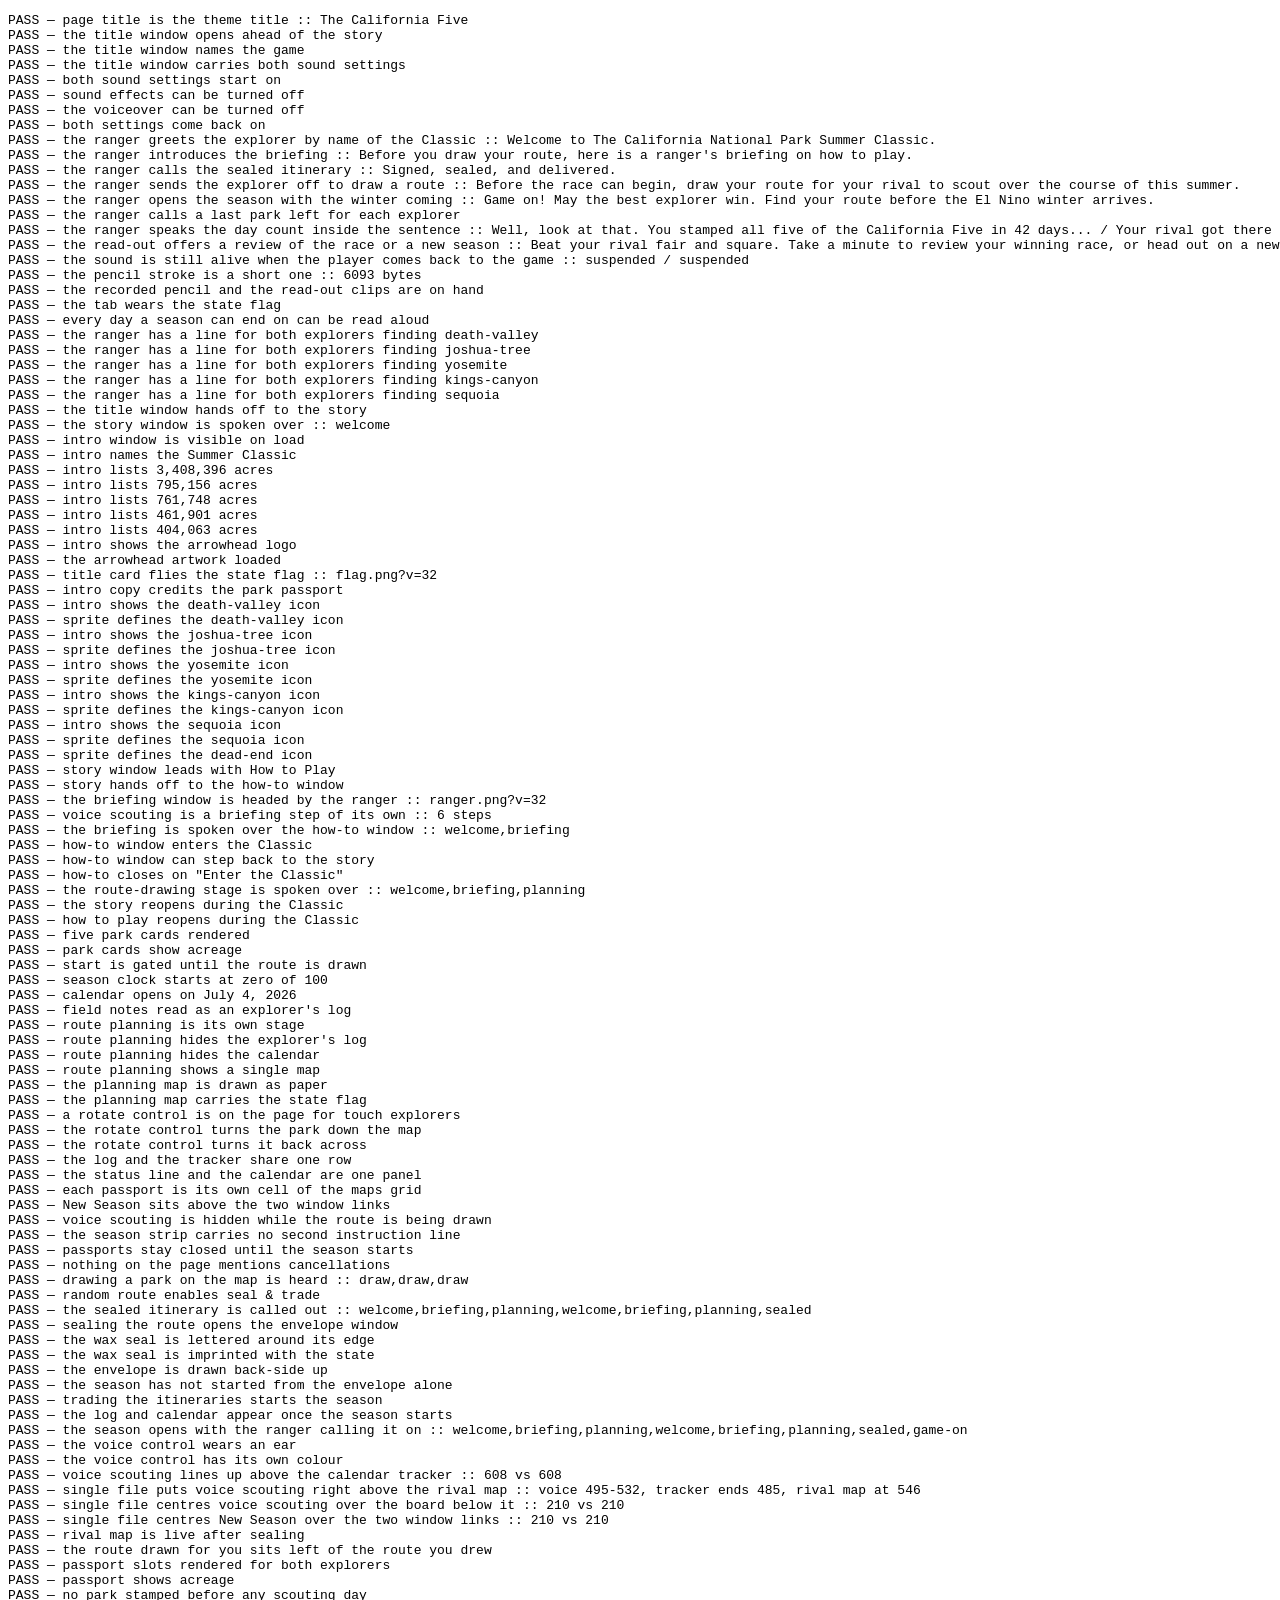
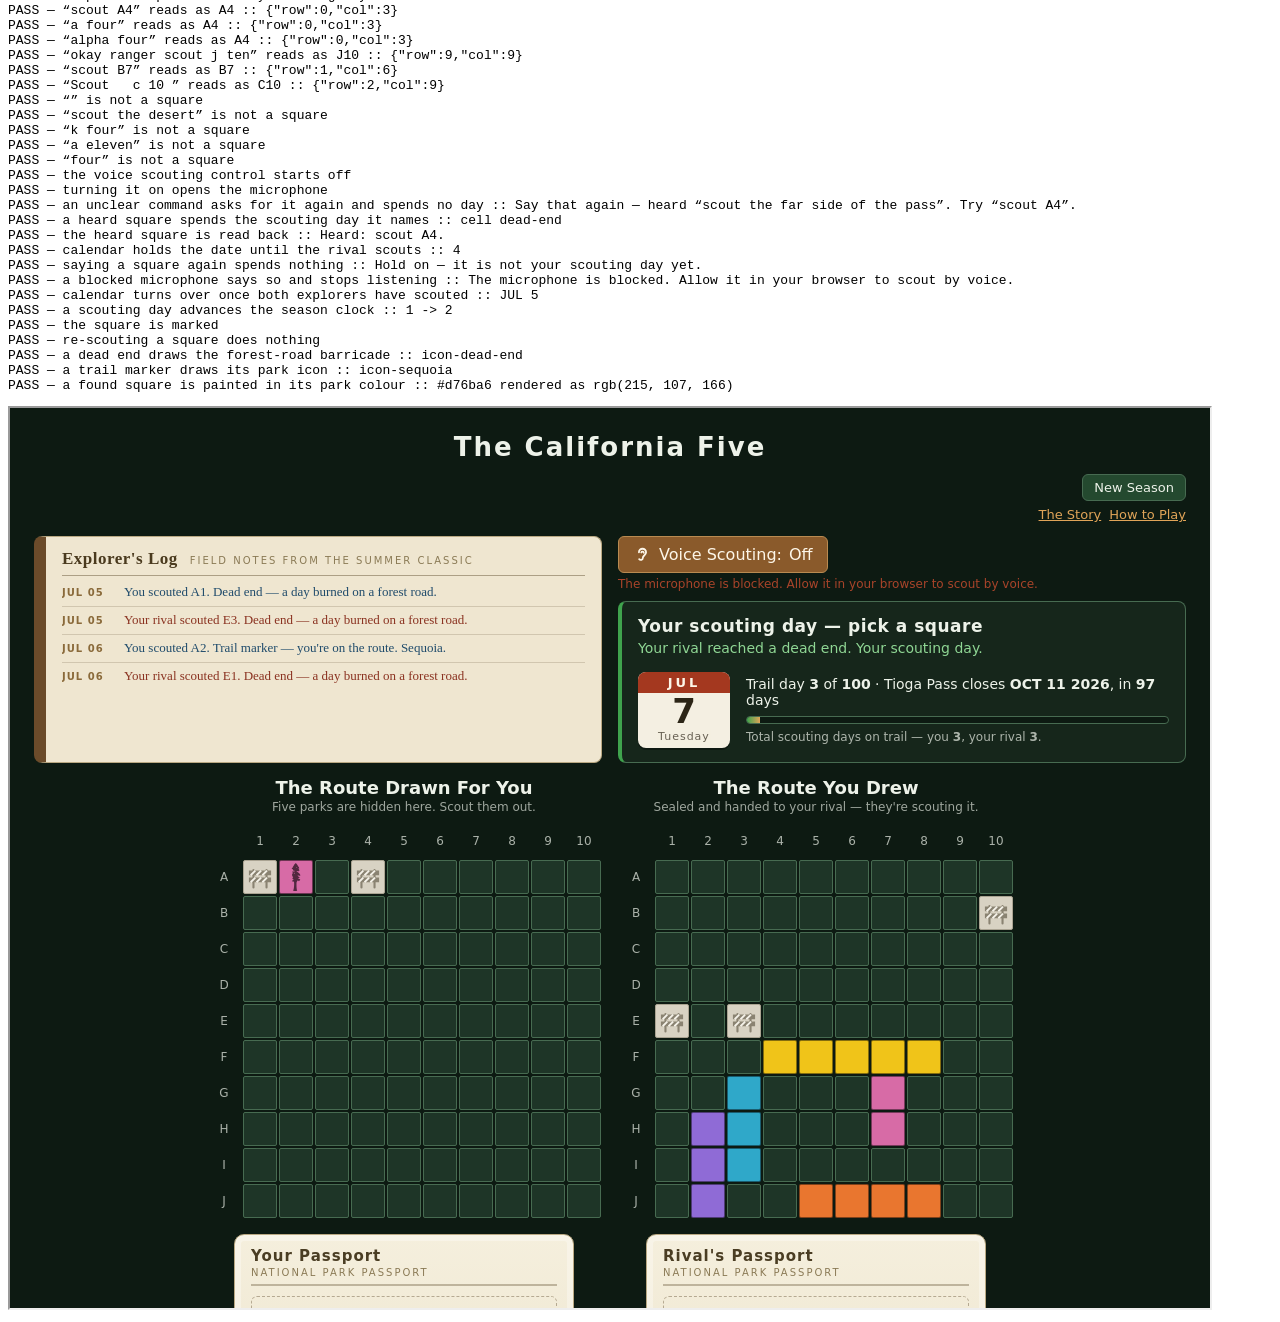
<file: tests/ui-harness.html>
<!DOCTYPE html>
<html lang="en">
<head>
<meta charset="utf-8">
<title>The California Five — UI smoke run</title>
</head>
<body>
<pre id="out">running…</pre>
<iframe id="frame" src="../index.html" width="1200" height="900"></iframe>
<script>
/*
 * Drives the real page in an iframe: opens the intro, draws a random route,
 * seals and trades, then plays a full season of scouting days, checking the
 * season clock, passports and reset along the way.
 */
(function () {
  var lines = [];
  var failures = 0;

  function check(label, ok, detail) {
    if (!ok) failures++;
    lines.push((ok ? 'PASS' : 'FAIL') + ' — ' + label + (detail ? ' :: ' + detail : ''));
    document.getElementById('out').textContent = lines.join('\n');
  }

  function finish() {
    lines.filter(function (line) { return line.indexOf('FAIL') === 0; })
      .forEach(function (line) { lines.push('> ' + line); });
    lines.push(failures === 0 ? 'UI SMOKE RUN PASSED' : failures + ' UI CHECK(S) FAILED');
    document.getElementById('out').textContent = lines.join('\n');
  }

  var frame = document.getElementById('frame');
  frame.addEventListener('load', function () {
    var w = frame.contentWindow;
    var d = frame.contentDocument;
    var errors = [];
    w.addEventListener('error', function (e) { errors.push(String(e.message)); });

    var $ = function (id) { return d.getElementById(id); };

    // Sound cues are recorded rather than played, so the run stays silent
    // and every cue can be asserted on.
    var cues = [];
    var spoken = [];
    var audio = w.CaliforniaFiveAudio;
    var voiceLines = audio.LINES;
    audio.effect = function (name, detail) {
      cues.push(detail ? name + ':' + detail : name);
    };
    audio.say = function (key) { spoken.push(key); };
    audio.sayResult = function (won, days) {
      spoken.push((won ? 'result-win' : 'result-loss') + ':' + days);
    };
    var prepared = [];
    audio.prepareResult = function (won, days) {
      prepared.push((won ? 'result-win' : 'result-loss') + ':' + days);
    };

    check('page title is the theme title', d.title === 'The California Five', d.title);
    check('the title window opens ahead of the story',
      !$('title-window').classList.contains('hidden') &&
      $('intro').classList.contains('hidden'));
    check('the title window names the game',
      /The California Five/.test($('title-heading').textContent));
    check('the title window carries both sound settings',
      /Sound Effects/.test($('btn-sound-effects').textContent) &&
      /Voiceover/.test($('btn-voiceover').textContent));
    check('both sound settings start on',
      $('sound-effects-label').textContent === 'On' &&
      $('voiceover-label').textContent === 'On');

    $('btn-sound-effects').click();
    check('sound effects can be turned off',
      $('sound-effects-label').textContent === 'Off' &&
      $('btn-sound-effects').getAttribute('aria-pressed') === 'false' &&
      audio.isEffectsOn() === false);
    $('btn-sound-effects').click();
    $('btn-voiceover').click();
    check('the voiceover can be turned off',
      $('voiceover-label').textContent === 'Off' &&
      $('btn-voiceover').getAttribute('aria-pressed') === 'false' &&
      audio.isVoiceOn() === false);
    $('btn-voiceover').click();
    check('both settings come back on',
      audio.isEffectsOn() && audio.isVoiceOn() &&
      $('sound-effects-label').textContent === 'On' &&
      $('voiceover-label').textContent === 'On');

    check('the ranger greets the explorer by name of the Classic',
      voiceLines.welcome === 'Welcome to The California National Park Summer Classic.',
      voiceLines.welcome);
    check('the ranger introduces the briefing',
      voiceLines.briefing ===
        "Before you draw your route, here is a ranger's briefing on how to play.",
      voiceLines.briefing);
    check('the ranger calls the sealed itinerary',
      voiceLines.sealed === 'Signed, sealed, and delivered.', voiceLines.sealed);
    check('the ranger sends the explorer off to draw a route',
      /draw your route/.test(voiceLines.planning || ''), voiceLines.planning);
    check('the ranger opens the season with the winter coming',
      /Game on/.test(voiceLines['game-on'] || '') &&
      /El Nino winter/.test(voiceLines['game-on'] || ''), voiceLines['game-on']);
    check('the ranger calls a last park left for each explorer',
      /one park left/.test(voiceLines['last-park-you'] || '') &&
      /one more park left/.test(voiceLines['last-park-rival'] || ''));
    check('the ranger speaks the day count inside the sentence',
      /^Well, look at that\. You stamped all five of the California Five in 42 days\.\.\.$/
        .test(voiceLines['result-win-42'] || '') &&
      /^Your rival got there first\. All five parks in 58 days,$/
        .test(voiceLines['result-loss-58'] || ''),
      voiceLines['result-win-42'] + ' / ' + voiceLines['result-loss-58']);
    check('the read-out offers a review of the race or a new season',
      /^Beat your rival fair and square\. Take a minute to review your/
        .test(voiceLines['result-win-end'] || '') &&
      /^While you were still squinting at a map\. Go on and review the race/
        .test(voiceLines['result-loss-end'] || ''),
      voiceLines['result-win-end'] + ' / ' + voiceLines['result-loss-end']);
    var wokeAt = audio.wake();
    d.dispatchEvent(new w.Event('visibilitychange'));
    w.dispatchEvent(new w.Event('focus'));
    check('the sound is still alive when the player comes back to the game',
      typeof audio.wake === 'function' && wokeAt !== 'closed' &&
      audio.wake() !== 'closed', wokeAt + ' / ' + audio.wake());
    function served(path) {
      var request = new w.XMLHttpRequest();
      request.open('HEAD', path, false);
      try { request.send(); } catch (error) { return false; }
      return request.status === 200;
    }
    function weight(path) {
      var request = new w.XMLHttpRequest();
      request.open('HEAD', path, false);
      try { request.send(); } catch (error) { return 0; }
      return Number(request.getResponseHeader('Content-Length') || 0);
    }
    check('the pencil stroke is a short one',
      weight('/sfx/pencil.mp3') > 0 && weight('/sfx/pencil.mp3') < 16000,
      weight('/sfx/pencil.mp3') + ' bytes');
    check('the recorded pencil and the read-out clips are on hand',
      served('/sfx/pencil.mp3') && served('/voice/result-win-17.mp3') &&
      served('/voice/result-loss-end.mp3') && served('/voice/result-win-100.mp3') &&
      served('/voice/result-loss-17.mp3') && served('/voice/result-loss-100.mp3'));
    check('the tab wears the state flag',
      served('/favicon.ico') && served('/favicon.png') &&
      served('/apple-touch-icon.png') &&
      !!d.querySelector('link[rel="icon"][href^="favicon.png"]') &&
      !!d.querySelector('link[rel="apple-touch-icon"]'));
    check('every day a season can end on can be read aloud',
      / 17 days/.test(voiceLines['result-win-17'] || '') &&
      / 61 days/.test(voiceLines['result-loss-61'] || '') &&
      / 100 days/.test(voiceLines['result-win-100'] || ''));
    ['death-valley', 'joshua-tree', 'yosemite', 'kings-canyon', 'sequoia']
      .forEach(function (id) {
        check('the ranger has a line for both explorers finding ' + id,
          /^You found /.test(voiceLines['found-you-' + id] || '') &&
          /^Your rival found /.test(voiceLines['found-rival-' + id] || ''));
      });

    $('btn-title-go').click();
    check('the title window hands off to the story',
      $('title-window').classList.contains('hidden'));
    check('the story window is spoken over',
      spoken.indexOf('welcome') !== -1, spoken.join(','));
    check('intro window is visible on load',
      $('intro') && !$('intro').classList.contains('hidden'));
    check('intro names the Summer Classic',
      /California National Park Summer Classic/.test($('intro').textContent));
    ['3,408,396 acres', '795,156 acres', '761,748 acres', '461,901 acres', '404,063 acres']
      .forEach(function (acres) {
        check('intro lists ' + acres, $('intro').textContent.indexOf(acres) !== -1);
      });

    var arrowhead = $('intro').querySelector('.intro-arrowhead');
    check('intro shows the arrowhead logo',
      !!arrowhead && /nps-arrowhead\.png/.test(arrowhead.getAttribute('src')));
    check('the arrowhead artwork loaded', !!arrowhead && arrowhead.naturalWidth > 0);
    var titleFlag = $('title-window').querySelector('.title-flag');
    check('title card flies the state flag',
      !!titleFlag && titleFlag.naturalWidth > 0 &&
      !$('title-window').querySelector('.intro-badge'),
      titleFlag && titleFlag.getAttribute('src'));
    check('intro copy credits the park passport',
      /stamp in your park passport/.test($('intro').textContent) &&
      /before your rival and the Classic is yours/.test($('intro').textContent));
    ['death-valley', 'joshua-tree', 'yosemite', 'kings-canyon', 'sequoia'].forEach(function (id) {
      check('intro shows the ' + id + ' icon',
        !!$('intro').querySelector('.park-icon use[href="#icon-' + id + '"]'));
      check('sprite defines the ' + id + ' icon', !!d.getElementById('icon-' + id));
    });
    check('sprite defines the dead-end icon', !!d.getElementById('icon-dead-end'));

    check('story window leads with How to Play',
      /How to Play/.test($('btn-intro-how-to').textContent));
    $('btn-intro-how-to').click();
    check('story hands off to the how-to window',
      $('intro').classList.contains('hidden') &&
      !$('how-to').classList.contains('hidden'));
    var ranger = $('how-to').querySelector('.ranger-portrait');
    check('the briefing window is headed by the ranger',
      !!ranger && ranger.naturalWidth > 0 &&
      !$('how-to').querySelector('.intro-badge'),
      ranger && ranger.getAttribute('src'));
    var steps = $('how-to').querySelectorAll('ol > li');
    check('voice scouting is a briefing step of its own',
      steps.length === 6 && /Scout by voice/.test(steps[4].textContent) &&
      /Collect the California Five/.test(steps[5].textContent),
      steps.length + ' steps');
    check('the briefing is spoken over the how-to window',
      spoken.indexOf('briefing') !== -1, spoken.join(','));
    check('how-to window enters the Classic',
      $('btn-how-to-close').textContent === 'Enter the Classic');
    check('how-to window can step back to the story',
      !!$('btn-how-to-back'));
    $('btn-how-to-close').click();
    check('how-to closes on "Enter the Classic"',
      $('how-to').classList.contains('hidden') && $('intro').classList.contains('hidden'));
    check('the route-drawing stage is spoken over',
      spoken.indexOf('planning') !== -1, spoken.join(','));

    $('btn-intro-open').click();
    check('the story reopens during the Classic',
      !$('intro').classList.contains('hidden'));
    $('btn-how-to-open').click();
    check('how to play reopens during the Classic',
      !$('how-to').classList.contains('hidden') && $('intro').classList.contains('hidden'));
    $('btn-how-to-close').click();

    check('five park cards rendered', $('park-list').children.length === 5);
    check('park cards show acreage',
      $('park-list').textContent.indexOf('3,408,396 acres') !== -1);
    check('start is gated until the route is drawn', $('btn-start').disabled);
    check('season clock starts at zero of 100',
      $('days-used').textContent === '0' && $('days-total').textContent === '100' &&
      $('days-left').textContent === '100');
    check('calendar opens on July 4, 2026',
      $('calendar-month').textContent === 'JUL' && $('calendar-day').textContent === '4' &&
      $('calendar-weekday').textContent === 'Saturday' &&
      /OCT 11 2026/.test($('closing-date').textContent));
    check('field notes read as an explorer\'s log',
      /Explorer's Log/.test(d.querySelector('.log-panel').textContent));

    var visible = function (el) {
      return w.getComputedStyle(el).display !== 'none';
    };

    check('route planning is its own stage', d.body.classList.contains('planning'));
    check('route planning hides the explorer\'s log',
      !visible(d.querySelector('.log-panel')));
    check('route planning hides the calendar', !visible($('season-clock')));
    check('route planning shows a single map',
      !visible($('rival-wrap')) && visible($('player-wrap')));
    check('the planning map is drawn as paper',
      w.getComputedStyle($('player-wrap')).backgroundImage !== 'none');
    var mapFlag = $('player-wrap').querySelector('.map-flag');
    check('the planning map carries the state flag',
      visible(mapFlag) && /flag\.svg/.test(mapFlag.getAttribute('src')) &&
      mapFlag.complete && mapFlag.naturalWidth > 0);

    check('a rotate control is on the page for touch explorers',
      visible($('btn-rotate')) && /Across/.test($('btn-rotate').textContent));
    $('btn-rotate').click();
    check('the rotate control turns the park down the map',
      /Down/.test($('btn-rotate').textContent) &&
      $('orientation-label').textContent === 'Down');
    $('btn-rotate').click();
    check('the rotate control turns it back across',
      /Across/.test($('btn-rotate').textContent) &&
      $('orientation-label').textContent === 'Across');

    check('the log and the tracker share one row',
      d.querySelector('.field-row').contains(d.querySelector('.log-panel')) &&
      d.querySelector('.field-row').contains($('tracker')));
    check('the status line and the calendar are one panel',
      $('tracker').contains($('status-bar')) &&
      $('tracker').contains($('season-clock')));
    check('each passport is its own cell of the maps grid',
      d.querySelector('.boards').contains($('player-passport')) &&
      d.querySelector('.boards').contains($('rival-passport')) &&
      $('player-passport').contains($('status-player')) &&
      $('rival-passport').contains($('status-rival')));
    check('New Season sits above the two window links',
      $('btn-new-game').parentNode.contains($('btn-intro-open')) &&
      $('btn-new-game').parentNode.contains($('btn-how-to-open')) &&
      $('btn-new-game').getBoundingClientRect().bottom <=
        $('btn-intro-open').getBoundingClientRect().top + 1);
    check('voice scouting is hidden while the route is being drawn',
      !visible($('voice-bar')));
    check('the season strip carries no second instruction line',
      $('season-controls').querySelectorAll('.hint').length === 0);
    check('passports stay closed until the season starts',
      d.querySelectorAll('.passport-book').length === 2 &&
      !visible(d.querySelector('.passport-book')));
    check('nothing on the page mentions cancellations',
      !/cancel/i.test(d.body.textContent));

    var firstCell = $('player-board').querySelector('.cell');
    firstCell.click();
    check('drawing a park on the map is heard',
      cues.indexOf('draw') !== -1, cues.join(','));
    $('btn-reset').click();

    $('btn-random').click();
    check('random route enables seal & trade', !$('btn-start').disabled);
    $('btn-start').click();

    check('the sealed itinerary is called out',
      spoken.indexOf('sealed') !== -1, spoken.join(','));

    check('sealing the route opens the envelope window',
      !$('seal').classList.contains('hidden'));
    check('the wax seal is lettered around its edge',
      /The California Five/.test($('seal').querySelector('.wax-seal').textContent) &&
      /Summer Classic/.test($('seal').querySelector('.wax-seal').textContent));
    check('the wax seal is imprinted with the state',
      !!$('seal').querySelector('.wax-state[href="#icon-california"]') &&
      !!d.getElementById('icon-california'));
    check('the envelope is drawn back-side up',
      !!$('seal').querySelector('.envelope .envelope-flap'));
    check('the season has not started from the envelope alone',
      d.body.classList.contains('planning'));

    $('btn-seal-go').click();
    check('trading the itineraries starts the season',
      d.body.classList.contains('season') && $('seal').classList.contains('hidden'));
    check('the log and calendar appear once the season starts',
      visible(d.querySelector('.log-panel')) && visible($('season-clock')) &&
      visible($('rival-wrap')));

    check('the season opens with the ranger calling it on',
      spoken.indexOf('game-on') !== -1, spoken.join(','));
    check('the voice control wears an ear',
      !!$('btn-voice-scout').querySelector('use[href="#icon-ear"]') &&
      !!d.getElementById('icon-ear'));
    check('the voice control has its own colour',
      w.getComputedStyle($('btn-voice-scout')).backgroundColor !==
        w.getComputedStyle($('btn-new-game')).backgroundColor);
    if (w.innerWidth > 820) {
      var voiceBox = $('voice-bar').getBoundingClientRect();
      var trackerBox = $('tracker').getBoundingClientRect();
      check('voice scouting lines up above the calendar tracker',
        Math.abs(voiceBox.left - trackerBox.left) < 2 &&
        voiceBox.bottom <= trackerBox.top + 1,
        voiceBox.left + ' vs ' + trackerBox.left);
    }
    // Squeeze the page to a phone width: everything goes single file, and
    // the voice control has to land directly above the rival's map.
    frame.width = '420';
    var narrowVoice = $('voice-bar').getBoundingClientRect();
    var narrowRival = $('rival-wrap').getBoundingClientRect();
    var narrowTracker = $('tracker').getBoundingClientRect();
    check('single file puts voice scouting right above the rival map',
      narrowVoice.top >= narrowTracker.bottom - 1 &&
      narrowVoice.bottom <= narrowRival.top + 1,
      'voice ' + Math.round(narrowVoice.top) + '-' + Math.round(narrowVoice.bottom) +
        ', tracker ends ' + Math.round(narrowTracker.bottom) +
        ', rival map at ' + Math.round(narrowRival.top));
    var narrowBoard = $('rival-board').getBoundingClientRect();
    function centre(box) { return box.left + box.width / 2; }
    var narrowButton = $('btn-voice-scout').getBoundingClientRect();
    check('single file centres voice scouting over the board below it',
      Math.abs(centre(narrowButton) - centre(narrowBoard)) < 3,
      Math.round(centre(narrowButton)) + ' vs ' + Math.round(centre(narrowBoard)));
    var barCentre = centre($('btn-new-game').closest('.controls')
      .getBoundingClientRect());
    check('single file centres New Season over the two window links',
      Math.abs(centre($('btn-new-game').getBoundingClientRect()) - barCentre) < 3 &&
      Math.abs(centre($('btn-intro-open').parentNode.getBoundingClientRect()) -
        barCentre) < 3,
      Math.round(centre($('btn-new-game').getBoundingClientRect())) + ' vs ' +
        Math.round(barCentre));
    frame.width = '1200';

    check('rival map is live after sealing',
      !$('rival-board').classList.contains('disabled'));
    if (w.innerWidth >= 760) {
      check('the route drawn for you sits left of the route you drew',
        $('rival-wrap').getBoundingClientRect().left <
          $('player-wrap').getBoundingClientRect().left);
    }
    check('passport slots rendered for both explorers',
      $('status-player').children.length === 5 && $('status-rival').children.length === 5);
    check('passport shows acreage',
      $('status-rival').textContent.indexOf('404,063 acres') !== -1);
    check('no park stamped before any scouting day',
      $('status-rival').querySelectorAll('.stamp-mark').length === 0);

    /*
     * Scouting by voice. A stand-in recogniser stands where the browser's
     * would, so the run can hear a command without a microphone.
     */
    var speech = w.CaliforniaFiveVoice;
    [
      ['scout A4', 0, 3],
      ['a four', 0, 3],
      ['alpha four', 0, 3],
      ['okay ranger scout j ten', 9, 9],
      ['scout B7', 1, 6],
      ['Scout   c 10 ', 2, 9]
    ].forEach(function (sample) {
      var square = speech.parseSquare(sample[0]);
      check('“' + sample[0] + '” reads as ' + w.CaliforniaFive.coordLabel(sample[1], sample[2]),
        !!square && square.row === sample[1] && square.col === sample[2],
        JSON.stringify(square));
    });
    ['', 'scout the desert', 'k four', 'a eleven', 'four']
      .forEach(function (heard) {
        check('“' + heard + '” is not a square', speech.parseSquare(heard) === null);
      });

    var mic = null;
    function FakeRecognition() { mic = this; }
    FakeRecognition.prototype.start = function () { this.open = true; };
    FakeRecognition.prototype.stop = function () {
      this.open = false;
      if (this.onend) this.onend();
    };
    FakeRecognition.prototype.hear = function (text) {
      this.onresult({ resultIndex: 0, results: [[{ transcript: text }]] });
    };
    w.SpeechRecognition = FakeRecognition;

    check('the voice scouting control starts off',
      $('voice-scout-label').textContent === 'Off' &&
      $('btn-voice-scout').getAttribute('aria-pressed') === 'false');
    $('btn-voice-scout').click();
    check('turning it on opens the microphone',
      speech.isListening() && $('voice-scout-label').textContent === 'Listening' &&
      $('btn-voice-scout').getAttribute('aria-pressed') === 'true');

    mic.hear('scout the far side of the pass');
    check('an unclear command asks for it again and spends no day',
      /Say that again/.test($('voice-heard').textContent) &&
      $('days-used').textContent === '0', $('voice-heard').textContent);

    mic.hear('scout A4');
    var spokenCell = $('rival-board').querySelectorAll('.cell')[3];
    check('a heard square spends the scouting day it names',
      $('days-used').textContent === '1' &&
      (spokenCell.classList.contains('marker') ||
       spokenCell.classList.contains('dead-end')),
      spokenCell.className);
    check('the heard square is read back',
      /A4/.test($('voice-heard').textContent), $('voice-heard').textContent);
    check('calendar holds the date until the rival scouts',
      $('calendar-day').textContent === '4', $('calendar-day').textContent);

    var logAfterVoice = $('log').children.length;
    mic.hear('scout A4');
    check('saying a square again spends nothing',
      $('log').children.length === logAfterVoice &&
      /already scouted A4|not your scouting day/.test($('voice-heard').textContent),
      $('voice-heard').textContent);

    mic.onerror({ error: 'not-allowed' });
    check('a blocked microphone says so and stops listening',
      !speech.isListening() && /microphone is blocked/.test($('voice-heard').textContent) &&
      $('voice-scout-label').textContent === 'Off', $('voice-heard').textContent);

    var cells = $('rival-board').querySelectorAll('.cell');
    var order = [];
    for (var i = 0; i < cells.length; i++) order.push(cells[i]);
    var next = 0;
    var sawMarkerIcon = false;
    var sawDeadEndIcon = false;
    var checkedCalendarTurn = false;
    var checkedFirstClick = false;

    function clickNext() {
      // Spend a day, then let the rival's turn resolve before the next click.
      while (next < order.length &&
             (order[next].classList.contains('marker') ||
              order[next].classList.contains('dead-end'))) next++;
      if (next >= order.length) return step(true);

      var before = Number($('days-used').textContent);
      order[next].click();
      var after = Number($('days-used').textContent);
      if (!checkedFirstClick) {
        checkedFirstClick = true;
        check('a scouting day advances the season clock', after === before + 1, before + ' -> ' + after);
        check('the square is marked', order[next].classList.contains('marker') ||
          order[next].classList.contains('dead-end'));
        var repeatBefore = $('log').children.length;
        order[next].click();
        check('re-scouting a square does nothing', $('log').children.length === repeatBefore);
      }
      if (order[next].classList.contains('dead-end') && !sawDeadEndIcon) {
        sawDeadEndIcon = true;
        check('a dead end draws the forest-road barricade',
          order[next].dataset.icon === 'icon-dead-end', order[next].dataset.icon);
      }
      if (order[next].classList.contains('marker') && !sawMarkerIcon) {
        sawMarkerIcon = true;
        check('a trail marker draws its park icon',
          /^icon-/.test(order[next].dataset.icon || '') &&
          order[next].dataset.icon !== 'icon-dead-end', order[next].dataset.icon);
        var parkId = order[next].dataset.icon.replace('icon-', '');
        var park = w.CaliforniaFive.PARKS.filter(function (p) {
          return p.id === parkId;
        })[0];
        var painted = order[next].style.backgroundColor;
        check('a found square is painted in its park colour',
          painted !== '' && painted !== 'rgb(216, 98, 44)',
          park.color + ' rendered as ' + painted);
      }
      w.setTimeout(step, 80);
    }

    var sawFlash = false;

    function waitForResult(tries) {
      if (!$('game-over').classList.contains('hidden') || tries > 60) return report();
      w.setTimeout(function () { waitForResult(tries + 1); }, 100);
    }

    function step(forced) {
      var over = $('phase-label').textContent.indexOf('Season over') !== -1;
      if (over && !sawFlash) {
        sawFlash = true;
        check('the result is called over the maps before the season card',
          !$('winner-flash').classList.contains('hidden') &&
          /You won!|Your rival won/.test($('winner-flash').textContent) &&
          $('game-over').classList.contains('hidden'),
          $('winner-flash').textContent);
      }
      if (over || forced) return waitForResult(0);
      if ($('phase-label').textContent.indexOf('rival is out scouting') !== -1) {
        return w.setTimeout(step, 80);
      }
      if (!checkedCalendarTurn && Number($('days-used').textContent) === 1) {
        checkedCalendarTurn = true;
        check('calendar turns over once both explorers have scouted',
          $('calendar-day').textContent === '5' && $('calendar-month').textContent === 'JUL',
          $('calendar-month').textContent + ' ' + $('calendar-day').textContent);
      }
      clickNext();
    }

    function report() {
      var over = $('phase-label').textContent.indexOf('Season over') !== -1;
      check('a full season reaches a result', over, $('phase-label').textContent);
      var msg = $('message').textContent;
      check('result names the California Five or the rival',
        /California Five|rival finished/.test(msg), msg);
      check('the season ends in a result window',
        !$('game-over').classList.contains('hidden'));
      check('the result window names the winner',
        /collected the California Five/.test($('game-over-title').textContent),
        $('game-over-title').textContent);
      var statLabels = Array.prototype.map.call(
        $('game-over-stats').querySelectorAll('th'), function (th) {
          return th.textContent;
        }).join(' | ');
      check('the flash clears once the season card opens',
        $('winner-flash').classList.contains('hidden'));
      check('the result window calls the win or the loss',
        /^You won!$|^You lost$/.test($('game-over-verdict').textContent),
        $('game-over-verdict').textContent);
      check('the season card drops the days-left row',
        !/Days left in the season/.test($('game-over-stats').textContent));
      check('the result window reports both season cards',
        $('game-over-stats').children.length === 5 &&
        /Trail days spent/.test(statLabels) && /Squares found/.test(statLabels) &&
        /Scouting accuracy/.test(statLabels) && /Passport stamps/.test(statLabels) &&
        /Dead ends/.test(statLabels), statLabels);
      check('every season-card row carries a number for each explorer',
        Array.prototype.every.call($('game-over-stats').children, function (row) {
          return row.querySelectorAll('td').length === 2 &&
            /\d/.test(row.children[1].textContent) &&
            /\d/.test(row.children[2].textContent);
        }));
      $('btn-over-close').click();
      check('the result window closes onto the maps',
        $('game-over').classList.contains('hidden'));
      var stampedSide = /California Five/.test(msg) ? 'status-rival' : 'status-player';
      var stamps = $(stampedSide).querySelectorAll('.stamp-mark');
      check('winning passport holds five stamps', stamps.length === 5);
      check('each stamp carries its park and the date it was completed',
        Array.prototype.every.call(stamps, function (stamp) {
          return /^[A-Z]{3} \d{2} \d{4}$/.test(
            stamp.querySelector('.stamp-mark-date').textContent) &&
            stamp.querySelector('.stamp-mark-park').textContent.length > 0;
        }),
        stamps.length ? stamps[0].textContent : '');
      check('reveal button only after a loss',
        $('btn-reveal').classList.contains('hidden') === /California Five/.test(msg));
      check('a dead end sounds different from a trail marker',
        cues.indexOf('deadEnd') !== -1 &&
        cues.some(function (cue) { return /^marker:/.test(cue); }),
        cues.slice(0, 12).join(','));
      check('each park rings its own trail-marker cue',
        cues.filter(function (cue) { return /^marker:/.test(cue); })
          .filter(function (cue, i, all) { return all.indexOf(cue) === i; })
          .length > 1);
      check('a stamped park brings the stamp down',
        cues.indexOf('stamp') !== -1);
      check('the last park left is called out',
        spoken.indexOf('last-park-you') !== -1 ||
        spoken.indexOf('last-park-rival') !== -1, spoken.join(','));
      var readOut = spoken.filter(function (key) {
        return /^result-(win|loss):/.test(key);
      })[0];
      var daysRow = $('game-over-stats').children[0];
      var winnerDays = daysRow.children[/California Five/.test(msg) ? 1 : 2].textContent;
      check('the read-out is built while the result is still being called',
        prepared.length > 0 && prepared[0] === readOut, prepared.join(','));
      check('the ranger reads the result with the winner\'s day count',
        readOut === (/California Five/.test(msg) ? 'result-win' : 'result-loss') +
          ':' + winnerDays, readOut + ' vs ' + winnerDays);
      check('a stamped park is called by name',
        spoken.some(function (key) { return /^found-(you|rival)-/.test(key); }),
        spoken.join(','));
      check('both square icons were drawn during the season',
        sawMarkerIcon && sawDeadEndIcon, 'marker: ' + sawMarkerIcon + ', dead end: ' + sawDeadEndIcon);
      check('field notes kept the whole season', $('log').children.length > 10,
        $('log').children.length + ' entries');
      check('season clock counted the days scouted',
        Number($('days-used').textContent) + Number($('days-left').textContent) === 100,
        $('days-used').textContent + ' + ' + $('days-left').textContent);

      $('btn-new-game').click();
      check('new season clears the field notes', $('log').children.length === 0);
      check('new season resets the clock',
        $('days-used').textContent === '0' && $('days-left').textContent === '100');
      check('new season clears both maps',
        d.querySelectorAll('.cell.marker, .cell.dead-end').length === 0);
      check('new season clears the passports',
        d.querySelectorAll('.stamp-mark').length === 0);
      check('new season turns the calendar back to July 4',
        $('calendar-month').textContent === 'JUL' && $('calendar-day').textContent === '4');
      check('new season re-gates seal & trade', $('btn-start').disabled);
      check('new season returns to route planning',
        d.body.classList.contains('planning') &&
        $('game-over').classList.contains('hidden'));
      check('the empty log shows an empty state, not a bare rule',
        $('log').classList.contains('empty'));
      check('no uncaught page errors', errors.length === 0, errors.join(' | '));
      finish();
    }

    step();
  });
})();
</script>
</body>
</html>
</file>
<file: styles.css>
:root {
  --cell: 34px;
  --terrain: #1e3527;
  --terrain-light: #2a4734;
  --grid-line: #476b51;
  --panel: #16261b;
  --panel-raised: #1d3525;
  --trail: #e0a458;
  --valid: #3fa34d;
  --invalid: #c0392b;
  --text: #edf2e9;
}

* { box-sizing: border-box; }

body {
  margin: 0;
  padding: 24px;
  font-family: system-ui, -apple-system, "Segoe UI", Roboto, sans-serif;
  background: #0d1a12;
  color: var(--text);
}

header { text-align: center; margin-bottom: 20px; }
h1 { margin: 0; letter-spacing: 2px; }
.tagline { margin: 4px 0 0; opacity: 0.7; font-size: 14px; }

main {
  max-width: 1340px;
  margin: 0 auto;
  display: flex;
  flex-direction: column;
  gap: 20px;
}

.controls {
  display: flex;
  flex-wrap: wrap;
  align-items: center;
  gap: 10px 18px;
  background: var(--panel);
  border: 1px solid var(--grid-line);
  border-radius: 8px;
  padding: 14px 16px;
}
.placement-controls { flex: 1 1 100%; }
/* Once the season is running the whole top bar collapses to one line. */
.season-controls:not(.hidden) {
  display: flex;
  flex: 1 1 320px;
  flex-wrap: wrap;
  align-items: center;
  gap: 10px 16px;
}
/* New Season sits above the two window links, off to the right. */
.controls .secondary {
  margin-left: auto;
  display: flex;
  flex-direction: column;
  align-items: flex-end;
  gap: 6px;
}

/* Once the season is running the top bar is only a thin strip of links:
   the instruction line lives in the tracker, so nothing is repeated. */
body:not(.planning) .controls {
  gap: 8px 14px;
  padding: 0;
  background: none;
  border: none;
  justify-content: flex-end;
}
body:not(.planning) .season-controls:not(.hidden) { flex: 0 1 auto; }

/* Scouting by voice: its own colour, and the button says whether the
   microphone is open. */
.voice-bar {
  grid-area: voice;
  display: flex;
  align-items: center;
  flex-wrap: wrap;
  gap: 4px 12px;
}
body.planning .voice-bar,
body.planning #btn-new-game { display: none; }
.voice-btn {
  display: inline-flex;
  align-items: center;
  gap: 7px;
  background: #8a5a2b;
  border-color: #b98a51;
  color: #fdf6e8;
}
.voice-btn:hover:not([disabled]) { background: #9c6832; }
.voice-ear { width: 19px; height: 19px; }
#btn-voice-scout.listening {
  background: #2f7d4f;
  border-color: #7fc79b;
  box-shadow: 0 0 0 2px rgba(47, 125, 79, 0.3);
}
#btn-voice-scout[disabled] { opacity: 0.55; cursor: not-allowed; }
.voice-heard {
  margin: 0;
  font-size: 12px;
  color: var(--trail);
}
.voice-heard:empty { display: none; }
.voice-heard.error { color: var(--dead-end, #a8442a); }
body:not(.planning) .controls .secondary { margin-left: auto; }
body:not(.planning) .controls button { padding: 5px 11px; font-size: 13px; }
body:not(.planning) .controls .link-btn { margin-top: 0; padding: 0; }
body:not(.planning) main { gap: 14px; }
body:not(.planning) header { margin-bottom: 12px; }
body:not(.planning) h1 { font-size: 26px; }
body:not(.planning) .tagline { display: none; }

/* Log and season tracker share a row; they stack on narrow screens. */
.field-row {
  display: grid;
  grid-template-columns: minmax(0, 1fr) minmax(0, 1fr);
  grid-template-rows: auto minmax(0, 1fr);
  grid-template-areas:
    "log voice"
    "log tracker";
  align-items: stretch;
  gap: 10px 16px;
}
.log-panel { grid-area: log; }
.tracker { grid-area: tracker; }
/* Status line and calendar live in one panel, matching the log's height. */
.tracker {
  display: flex;
  flex-direction: column;
  justify-content: center;
  gap: 12px;
  background: var(--panel);
  border: 1px solid var(--grid-line);
  border-left: 4px solid #5c8a68;
  border-radius: 8px;
  padding: 14px 16px;
}
.tracker.your-turn { border-left-color: #3fa34d; }
.tracker.waiting { border-left-color: var(--trail); }
.tracker.over { border-left-color: #c0392b; }
body.planning .tracker { border-left-width: 1px; }
body.planning .field-row {
  grid-template-columns: minmax(0, 1fr);
  grid-template-areas: "log" "tracker";
}

/* The story window hands off to how to play, which opens the Classic. */
.how-to-steps { margin: 4px 0 18px; padding-left: 20px; }
.how-to-steps li { margin-bottom: 8px; font-size: 14px; line-height: 1.5; }
.how-to-steps em { font-style: normal; color: var(--trail); }

.modal-actions {
  display: flex;
  align-items: center;
  justify-content: flex-end;
  gap: 16px;
}
.modal-actions .link-btn { margin-top: 0; }

.link-btn {
  background: none;
  border: none;
  padding: 0;
  margin-top: 12px;
  color: var(--trail);
  font-size: 13px;
  text-decoration: underline;
}
.link-btn:hover:not(:disabled) { background: none; color: #f2c88f; }

.status { padding: 0; }

.turn {
  margin: 0;
  font-size: 17px;
  font-weight: 600;
  letter-spacing: 0.5px;
}

.park-cards {
  display: flex;
  flex-wrap: wrap;
  gap: 8px;
  margin-bottom: 12px;
}

.park-btn {
  display: flex;
  align-items: center;
  gap: 8px;
  background: var(--panel-raised);
  border: 2px solid transparent;
  color: var(--text);
  padding: 8px 12px;
  border-radius: 6px;
  cursor: pointer;
  font-size: 14px;
}
.park-btn:hover { background: #26482f; }
.park-btn.selected { border-color: var(--park-color, #f0c419); }
.park-btn.placed { opacity: 0.55; text-decoration: line-through; }
.park-btn .acres { font-size: 12px; opacity: 0.7; }
.park-btn .pips { display: flex; gap: 2px; }
.park-btn .pip {
  width: 10px; height: 10px; background: var(--park-color, #7a8794); border-radius: 2px;
}

.buttons { display: flex; gap: 8px; flex-wrap: wrap; }
button {
  font: inherit;
  padding: 8px 14px;
  border-radius: 6px;
  border: 1px solid var(--grid-line);
  background: #24492f;
  color: var(--text);
  cursor: pointer;
}
button:hover:not(:disabled) { background: #2d5b3a; }
button:disabled { opacity: 0.45; cursor: not-allowed; }

#btn-start:not(:disabled) { background: #2f7d3a; border-color: #3fa34d; }

kbd {
  background: var(--panel-raised);
  border: 1px solid var(--grid-line);
  border-radius: 4px;
  padding: 0 5px;
  font-family: inherit;
  font-size: 0.9em;
}

.hint { font-size: 13px; opacity: 0.75; margin: 12px 0 4px; }
.orientation { font-size: 13px; margin: 0 0 8px; }

.message { min-height: 20px; margin: 4px 0 0; font-size: 14px; }
.message.error { color: #ff8a7a; }
.message.info { color: #8fd694; }

/* Narrowest: each map with its own passport underneath it. */
.boards {
  display: grid;
  justify-content: center;
  justify-items: center;
  align-items: start;
  gap: 16px 18px;
  grid-template-columns: minmax(0, auto);
  grid-template-areas:
    "rival-map"
    "rival-pass"
    "player-map"
    "player-pass";
}
#player-wrap { grid-area: player-map; }
#player-passport { grid-area: player-pass; }
#rival-wrap { grid-area: rival-map; }
#rival-passport { grid-area: rival-pass; }

.board-wrap { text-align: center; }
.board-wrap .board { margin: 0 auto; }
.boards .passport-book { width: min(100%, 340px); margin-top: 0; }

/* Both maps on one level, each passport under its own map. */
@media (min-width: 760px) {
  .boards {
    grid-template-columns: auto auto;
    grid-template-areas:
      "rival-map player-map"
      "rival-pass player-pass";
  }
}

/* Widest: your passport, the route drawn for you, the route you drew,
   your rival's passport — all on one level. */
@media (min-width: 1360px) {
  .boards {
    grid-template-columns: auto auto auto auto;
    grid-template-areas: "rival-pass rival-map player-map player-pass";
  }
  .boards .passport-book { width: 256px; }
  .boards .stamp-slot { padding-right: 112px; }
  .boards .stamp-mark { width: 102px; height: 44px; }
}
.board-wrap h2 { font-size: 18px; margin: 0 0 2px; }
.board-note { margin: 0 0 10px; font-size: 12px; opacity: 0.65; }

.board {
  display: grid;
  grid-template-columns: repeat(11, var(--cell));
  grid-template-rows: repeat(11, var(--cell));
  gap: 2px;
  user-select: none;
}

.label {
  display: flex;
  align-items: center;
  justify-content: center;
  font-size: 12px;
  opacity: 0.7;
}

.cell {
  background: var(--terrain);
  border: 1px solid var(--grid-line);
  border-radius: 2px;
  cursor: pointer;
}
.board:not(.disabled) .cell:hover { background: var(--terrain-light); }
.cell.park { border-color: rgba(0, 0, 0, 0.45); }
.cell.preview-valid { background: var(--valid); }
.cell.preview-invalid { background: var(--invalid); }

.board.disabled .cell { cursor: default; }
.board.disabled .cell:hover { background: var(--terrain); }

/* Trail marker (painted in the park's own colour) and dead end. */
.cell.marker { border-color: rgba(0, 0, 0, 0.5); }
.cell.dead-end { background: #d8d2c3; border-color: #aaa392; }
.board.disabled .cell.dead-end:hover { background: #d8d2c3; }

/* Each park signs its own trail markers; a dead end is a switchback that
   peters out on a forest road. */
.sprite { display: none; }

.cell-icon {
  display: block;
  width: 100%;
  height: 100%;
  padding: 2px;
  box-sizing: border-box;
  pointer-events: none;
}
.cell.marker .cell-icon { fill: rgba(0, 0, 0, 0.62); color: rgba(0, 0, 0, 0.62); }
.cell.dead-end .cell-icon { fill: #8a8372; color: #8a8372; }
.cell.revealed .cell-icon { fill: rgba(0, 0, 0, 0.6); color: rgba(0, 0, 0, 0.6); }

.cell.revealed { border-color: rgba(0, 0, 0, 0.45); opacity: 0.85; }

.hidden { display: none; }

.panel {
  background: var(--panel);
  border: 1px solid var(--grid-line);
  border-radius: 8px;
  padding: 12px 16px;
}

.status-panel {
  margin-top: 16px;
  text-align: left;
}
.panel h3 { margin: 0 0 10px; font-size: 15px; letter-spacing: 1px; }

.status-panel ul { list-style: none; margin: 0; padding: 0; }

/* Passport: a booklet page per explorer, inked with a dated rubber stamp
   in the park's colour on the day that park is completed. */
.passport-book {
  background: linear-gradient(180deg, #f5efdd, #e6dcc2);
  border: 1px solid #b9a882;
  border-radius: 10px;
  box-shadow: inset 0 0 0 6px rgba(255, 255, 255, 0.3);
  color: #3b3323;
}
.passport-head {
  border-bottom: 2px solid rgba(90, 72, 40, 0.35);
  margin-bottom: 10px;
  padding-bottom: 6px;
}
.passport-book h3 { margin: 0; color: #4a3d23; }
.passport-sub {
  margin: 2px 0 0;
  font-size: 10px;
  letter-spacing: 2px;
  text-transform: uppercase;
  color: #8a7a55;
}

.passport { display: grid; gap: 8px; }

.stamp-slot {
  position: relative;
  display: flex;
  flex-direction: column;
  gap: 1px;
  min-height: 54px;
  padding: 9px 10px;
  padding-right: 116px;
  border: 1px dashed rgba(90, 72, 40, 0.4);
  border-radius: 6px;
  font-size: 13px;
  color: #6a5b3d;
}
.stamp-name { font-weight: 600; }
.stamp-detail { font-size: 11px; letter-spacing: 0.5px; opacity: 0.8; }

.stamp-slot.stamped {
  border-style: solid;
  border-color: rgba(90, 72, 40, 0.3);
  color: #3b3323;
}

/* A rubber stamp sized to the passport line: a rounded rectangle rather
   than a ring, so the park name and the date sit inside the border. */
.stamp-mark {
  position: absolute;
  top: 50%;
  right: 7px;
  display: flex;
  flex-direction: column;
  align-items: center;
  justify-content: center;
  width: 104px;
  height: 46px;
  padding: 3px 5px;
  border: 2px solid var(--park-color, var(--trail));
  border-radius: 8px;
  box-shadow: inset 0 0 0 1px rgba(255, 255, 255, 0.55),
    inset 0 0 0 2px var(--park-color, var(--trail));
  color: var(--park-color, var(--trail));
  text-align: center;
  text-transform: uppercase;
  opacity: 0.95;
  filter: saturate(1.3) brightness(0.85);
  transform: translateY(-50%) rotate(var(--tilt, -4deg));
  pointer-events: none;
}
.stamp-mark-top { font-size: 5px; letter-spacing: 0.8px; font-weight: 700; }
.stamp-mark-park {
  margin: 1px 0;
  font-size: 9px;
  font-weight: 800;
  line-height: 1.1;
  letter-spacing: 0.4px;
}
.stamp-mark-date {
  padding: 0 3px;
  border-top: 1px solid currentColor;
  border-bottom: 1px solid currentColor;
  font-size: 7px;
  font-weight: 700;
  letter-spacing: 0.5px;
}
.stamp-mark-place {
  margin-top: 1px;
  font-size: 5px;
  font-weight: 700;
  letter-spacing: 0.8px;
}

/* Route planning is its own view: the log, the calendar, the rival map and
   both passports only appear once the itineraries have been traded. */
body.planning .log-panel,
body.planning .season-clock,
body.planning #rival-wrap,
body.planning .passport-book { display: none; }
body.planning .boards {
  grid-template-columns: minmax(0, auto);
  grid-template-areas: "player-map";
}

/* The planning map: paper over a greyed-back state flag. */
.map-flag { display: none; }

/* Single file: the voice button drops to just above the rival's map. */
@media (max-width: 820px) {
  .field-row {
    grid-template-columns: minmax(0, 1fr);
    grid-template-areas: "log" "tracker" "voice";
  }
  /* Under the title, the season controls read down the middle of the page. */
  .controls,
  body:not(.planning) .controls { justify-content: center; }
  .controls .secondary,
  body:not(.planning) .controls .secondary {
    margin-left: 0;
    align-items: center;
    width: 100%;
  }
  .controls .secondary .buttons { justify-content: center; }
  .voice-bar { justify-content: center; }
  .voice-heard { flex: 1 1 100%; text-align: center; }
  :root { --cell: 30px; }
}
body.planning .player-wrap {
  position: relative;
  overflow: hidden;
  padding: 18px 20px 22px;
  border: 1px solid #b9a882;
  border-radius: 12px;
  background: linear-gradient(180deg, #f2e7c9, #e4d5ad);
  color: #3b3323;
  box-shadow: inset 0 0 0 6px rgba(255, 255, 255, 0.25), 0 6px 18px rgba(0, 0, 0, 0.35);
}
body.planning .player-wrap .map-flag {
  display: block;
  position: absolute;
  top: 50%;
  left: 50%;
  width: 104%;
  height: auto;
  transform: translate(-50%, -50%);
  opacity: 0.32;
  filter: grayscale(1) contrast(0.9);
  pointer-events: none;
}
body.planning .player-wrap h2 {
  font-family: Georgia, 'Iowan Old Style', 'Times New Roman', serif;
  letter-spacing: 3px;
  text-transform: uppercase;
  color: #4a3a1e;
}
body.planning .player-wrap .board-note { color: #6a5b3d; opacity: 0.9; }
body.planning .player-wrap .label { color: #6a5b3d; opacity: 0.9; }
body.planning .player-wrap .board { gap: 0; }
body.planning .player-wrap .cell {
  background: rgba(255, 255, 255, 0.18);
  border: 1px solid rgba(90, 72, 40, 0.35);
  border-radius: 0;
}
body.planning .player-wrap .board:not(.disabled) .cell:hover {
  background: rgba(255, 255, 255, 0.5);
}
body.planning .player-wrap .cell.park { border-color: rgba(0, 0, 0, 0.4); }
body.planning .player-wrap .cell.preview-valid { background: var(--valid); }
body.planning .player-wrap .cell.preview-invalid { background: var(--invalid); }

/* Sealing window: the back of an envelope closed with a wax seal. */
.seal-window { max-width: 460px; text-align: center; }
.seal-window h2 { margin-bottom: 18px; }
.seal-note { font-size: 14px; opacity: 0.85; }

.envelope {
  position: relative;
  width: 280px;
  height: 180px;
  margin: 0 auto 20px;
  border-radius: 6px;
  /* The two diagonals are the side flaps folded in behind the envelope. */
  background:
    linear-gradient(to bottom right, transparent calc(50% - 1px),
      rgba(90, 72, 40, 0.35) 50%, transparent calc(50% + 1px)),
    linear-gradient(to bottom left, transparent calc(50% - 1px),
      rgba(90, 72, 40, 0.35) 50%, transparent calc(50% + 1px)),
    linear-gradient(180deg, #efe3c6, #ddcda6);
  box-shadow: inset 0 0 0 1px rgba(90, 72, 40, 0.3), 0 8px 20px rgba(0, 0, 0, 0.45);
  overflow: hidden;
}

/* The top flap folded down over the two side flaps. */
.envelope-flap {
  position: absolute;
  top: 0;
  left: 0;
  right: 0;
  height: 52%;
  background: linear-gradient(180deg, #f5ebd2, #e6d8b6);
  clip-path: polygon(0 0, 100% 0, 50% 100%);
  filter: drop-shadow(0 2px 3px rgba(90, 72, 40, 0.35));
}

.wax-seal {
  position: absolute;
  top: 50%;
  left: 50%;
  z-index: 2;
  width: 112px;
  height: 112px;
  filter: drop-shadow(0 4px 8px rgba(0, 0, 0, 0.5));
  transform: translate(-50%, -50%) rotate(-5deg);
}
.wax-blob { fill: #9d2c1a; }
.wax-ring {
  fill: none;
  stroke: rgba(255, 224, 205, 0.32);
  stroke-width: 1.4;
}
.wax-text {
  fill: #f7e0d0;
  font-family: Georgia, 'Times New Roman', serif;
  font-size: 10px;
  font-weight: 700;
  letter-spacing: 0.5px;
  text-anchor: middle;
  text-transform: uppercase;
}
.wax-state { fill: rgba(60, 12, 4, 0.55); }

/* Result window: the season card for both explorers. */
.result-window { max-width: 560px; }
.result-table {
  width: 100%;
  margin: 6px 0 20px;
  border-collapse: collapse;
  font-size: 14px;
}
.result-table th,
.result-table td {
  padding: 7px 10px;
  border-bottom: 1px solid rgba(237, 242, 233, 0.16);
  text-align: right;
}
.result-table thead th {
  font-size: 11px;
  letter-spacing: 1.5px;
  text-transform: uppercase;
  color: var(--trail);
}
.result-table th[scope='row'],
.result-table thead th:first-child { text-align: left; font-weight: 600; }
.result-table tbody th { color: #cdd8c8; font-weight: 500; }
.result-table td { font-variant-numeric: tabular-nums; }
#game-over .intro { border-color: #3fa34d; }
#game-over.lost .intro { border-color: #c0392b; }
.result-verdict {
  margin: 6px 0 2px;
  font-size: 26px;
  font-weight: 800;
  letter-spacing: 0.5px;
  color: #6fd47a;
}
#game-over.lost .result-verdict { color: #ff7a68; }

/* The result flashed over the maps before the season card opens. */
.winner-flash {
  margin: 0 auto 6px;
  max-width: 1100px;
  font-size: 34px;
  font-weight: 800;
  letter-spacing: 1px;
  text-align: center;
  color: #6fd47a;
  animation: flash-in 320ms ease-out;
}
.winner-flash.lost { color: #ff7a68; }
@keyframes flash-in {
  from { opacity: 0; transform: scale(0.9); }
  to { opacity: 1; transform: scale(1); }
}

/* Intro: the Summer Classic story, shown on load and from "The story". */
.intro-backdrop {
  position: fixed;
  inset: 0;
  z-index: 10;
  display: flex;
  align-items: flex-start;
  justify-content: center;
  overflow-y: auto;
  padding: 32px 16px;
  background: rgba(6, 14, 9, 0.88);
}
.intro-backdrop.hidden { display: none; }

.intro {
  max-width: 620px;
  background: var(--panel-raised);
  border: 1px solid #5c8a68;
  border-radius: 10px;
  padding: 24px 28px;
  line-height: 1.5;
  font-size: 15px;
}
.intro h2 { margin: 2px 0 14px; font-size: 24px; letter-spacing: 1px; }
.intro h3 { margin: 20px 0 8px; font-size: 14px; letter-spacing: 1.5px; text-transform: uppercase; opacity: 0.8; }
.intro p { margin: 0 0 12px; }
.intro-kicker {
  margin: 0;
  font-size: 12px;
  letter-spacing: 2px;
  text-transform: uppercase;
  color: var(--trail);
}
.intro-parks { list-style: none; margin: 0 0 20px; padding: 0; }
.intro-head {
  display: flex;
  align-items: center;
  gap: 16px;
  margin-bottom: 8px;
}

.intro-badge {
  flex: none;
  width: 76px;
  height: 76px;
}

/* The ranger who gives the briefing, standing in the window's top corner. */
.ranger-portrait {
  flex: none;
  width: 66px;
  height: auto;
  align-self: flex-start;
  margin: -20px 0 10px;
}

.intro-arrowhead {
  flex: none;
  width: auto;
  height: 82px;
}

/* The title card: the game's name and the two sound settings. */
.title-card {
  max-width: 460px;
  text-align: center;
  padding: 32px 28px 24px;
}
.title-flag {
  display: block;
  width: 100%;
  max-width: 320px;
  height: auto;
  margin: 0 auto;
  border-radius: 6px;
  box-shadow: 0 6px 18px rgba(0, 0, 0, 0.35);
}
.title-card h2 { margin: 12px 0 4px; font-size: 30px; }
.title-card .intro-kicker { margin-bottom: 22px; }
.title-card .modal-actions { justify-content: center; }

.sound-toggles {
  display: flex;
  flex-wrap: wrap;
  justify-content: center;
  gap: 12px;
  margin-bottom: 24px;
}
.sound-toggles button { min-width: 172px; }
.sound-toggles button[aria-pressed="false"] { opacity: 0.6; }

.park-icon {
  width: 22px;
  height: 22px;
  fill: currentColor;
}
.park-icon.death-valley { color: #f0c419; }
.park-icon.joshua-tree { color: #e9762f; }
.park-icon.yosemite { color: #2fa8c9; }
.park-icon.kings-canyon { color: #8f6bd6; }
.park-icon.sequoia { color: #d76ba6; }

.intro-parks li {
  display: grid;
  align-items: center;
  grid-template-columns: 22px 1fr auto auto;
  gap: 12px;
  padding: 6px 0;
  border-bottom: 1px dashed rgba(237, 242, 233, 0.18);
  font-size: 14px;
}
.intro-park-name { font-weight: 600; }
.intro-park-cells { opacity: 0.75; }
.intro-park-acres { color: var(--trail); min-width: 130px; text-align: right; }
.intro .link-btn { margin-top: 0; align-self: center; }

/* Season calendar: 100 trail days from the fourth of July, one date per
   round, turning over only once both explorers have scouted. */
.season-clock {
  display: flex;
  align-items: center;
  gap: 16px;
}
.calendar-body { flex: 1; }

.calendar-leaf {
  flex: none;
  width: 92px;
  border-radius: 8px;
  overflow: hidden;
  text-align: center;
  background: #f4efe2;
  color: #2c2517;
  box-shadow: 0 2px 0 rgba(0, 0, 0, 0.35);
}
.calendar-month {
  margin: 0;
  padding: 3px 0;
  background: #a4381f;
  color: #fdf6e8;
  font-size: 13px;
  font-weight: 700;
  letter-spacing: 3px;
}
.calendar-day {
  margin: 0;
  font-size: 34px;
  font-weight: 800;
  line-height: 1.1;
}
.calendar-weekday {
  margin: 0;
  padding-bottom: 5px;
  font-size: 11px;
  letter-spacing: 1px;
  opacity: 0.7;
}

.clock-line { margin: 0 0 8px; font-size: 14px; }
.clock-note { margin: 6px 0 0; font-size: 12px; opacity: 0.7; }
.clock-note.waiting { color: var(--trail); opacity: 0.95; }
.clock-bar {
  height: 8px;
  border-radius: 4px;
  background: #0d1a12;
  border: 1px solid var(--grid-line);
  overflow: hidden;
}
.clock-bar span {
  display: block;
  height: 100%;
  width: 0;
  background: linear-gradient(90deg, #3fa34d, var(--trail));
  transition: width 0.2s ease;
}

/* Explorer's log: a field journal — plain paper, a stitched spine, and a
   hairline under each entry so nothing is ruled through. */
.log-panel {
  background: #efe6d0;
  border: 1px solid #b9a882;
  border-left: 12px solid #6b4b2a;
  border-radius: 8px;
  color: #35301f;
}
.log-head {
  display: flex;
  align-items: baseline;
  gap: 12px;
  border-bottom: 1px solid rgba(90, 72, 40, 0.45);
  margin-bottom: 6px;
  padding-bottom: 6px;
}
.log-panel h3 {
  margin: 0;
  color: #4a3a1e;
  font-family: Georgia, 'Iowan Old Style', 'Times New Roman', serif;
  font-size: 17px;
  letter-spacing: 0.5px;
}
.log-sub {
  margin: 0;
  font-size: 10px;
  letter-spacing: 2px;
  text-transform: uppercase;
  color: #8a7a55;
}

.log {
  list-style: none;
  margin: 0;
  padding: 0;
  font-family: Georgia, 'Iowan Old Style', 'Times New Roman', serif;
  font-size: 13px;
  /* Four entries tall; older days stay reachable by scrolling. */
  max-height: calc(4 * 27px);
  overflow-y: auto;
}
.log.empty { min-height: 27px; }
.log.empty::before {
  content: 'No entries yet — the season starts once the itineraries are traded.';
  display: block;
  padding: 5px 0;
  font-style: italic;
  opacity: 0.6;
}

.log-entry {
  display: flex;
  gap: 10px;
  align-items: baseline;
  padding: 4px 0;
  line-height: 18px;
  border-bottom: 1px solid rgba(90, 72, 40, 0.2);
}
.log-entry:last-child { border-bottom: none; }
.log-date {
  flex: none;
  width: 52px;
  font-family: system-ui, sans-serif;
  font-size: 10px;
  font-weight: 700;
  letter-spacing: 1px;
  color: #8a6a3a;
}
.log-entry.player { color: #1f4b6b; }
.log-entry.rival { color: #8a3220; }
.log-entry.system { color: #5a4a12; font-style: italic; }

/* Phone widths: shrink the squares so a whole map fits without scrolling. */
@media (max-width: 460px) {
  :root { --cell: 26px; }
  body.planning .player-wrap { padding: 14px 8px 16px; }
}
</file>
